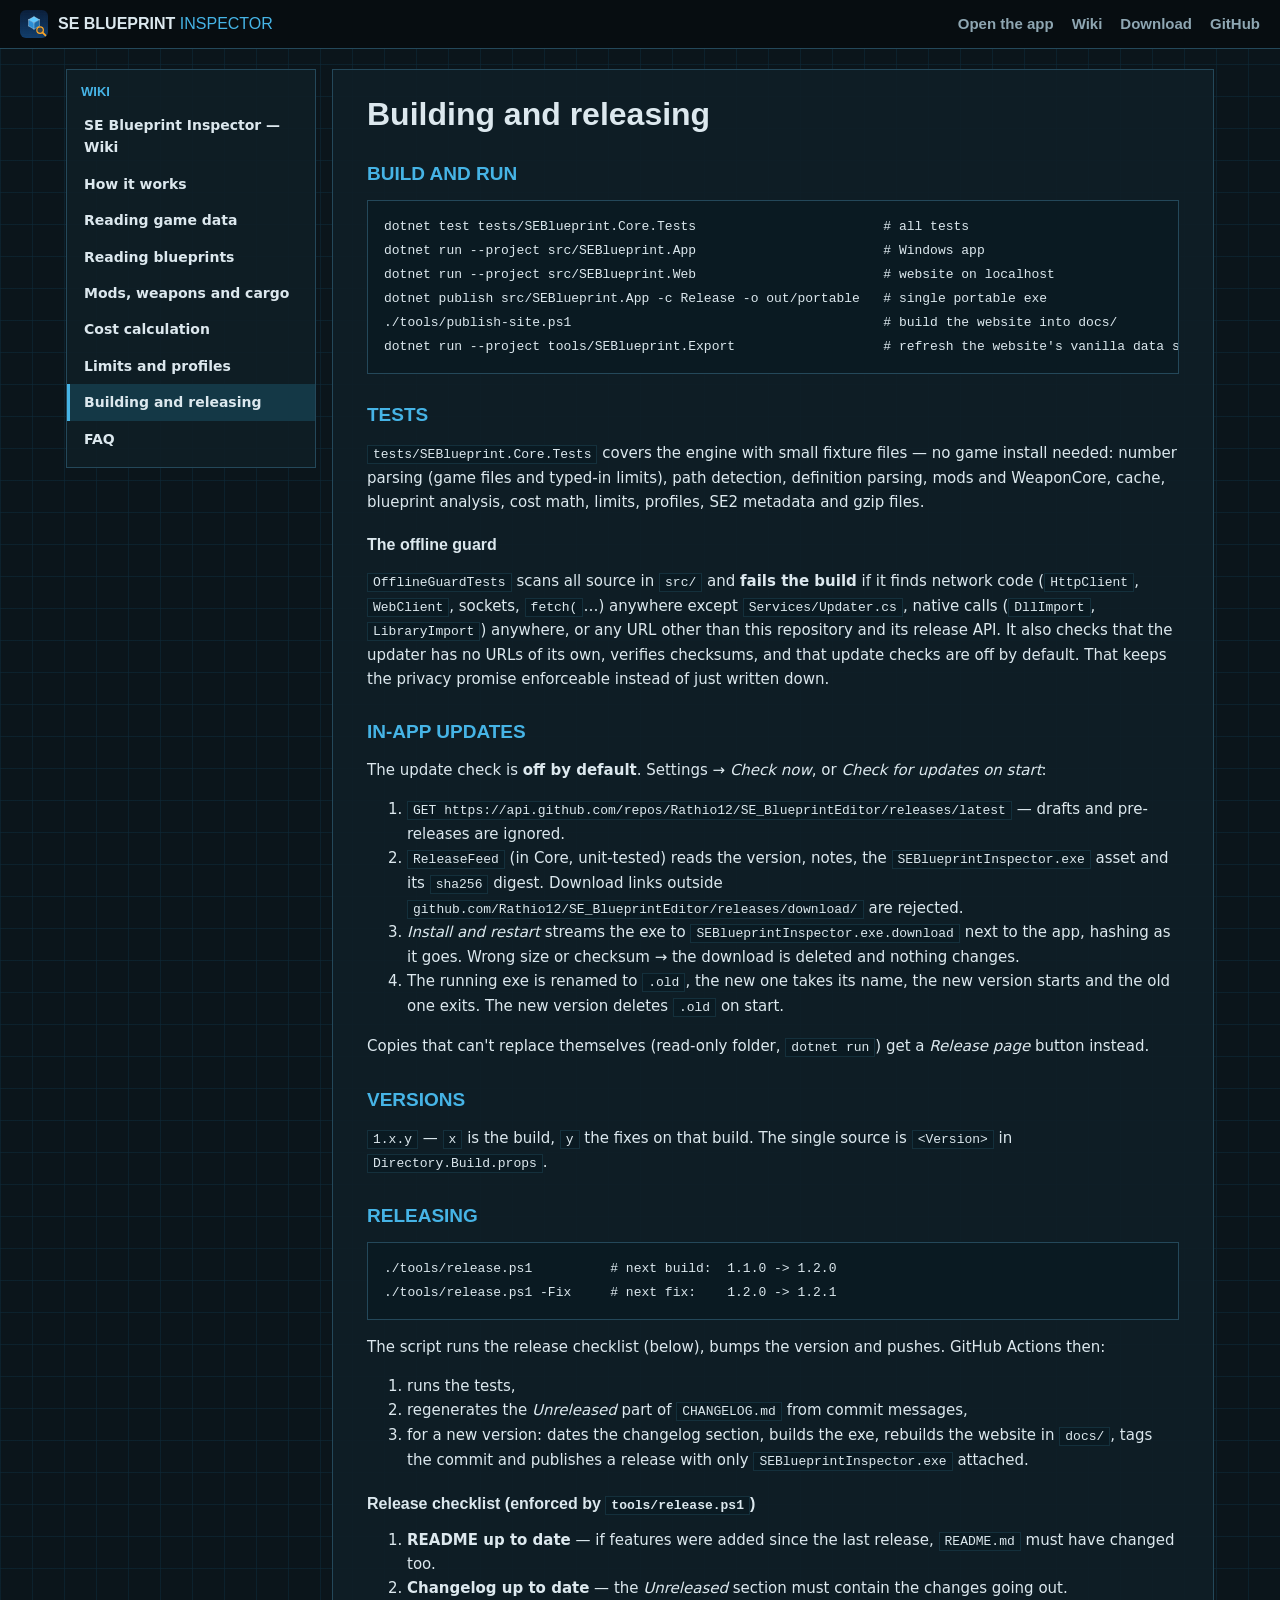
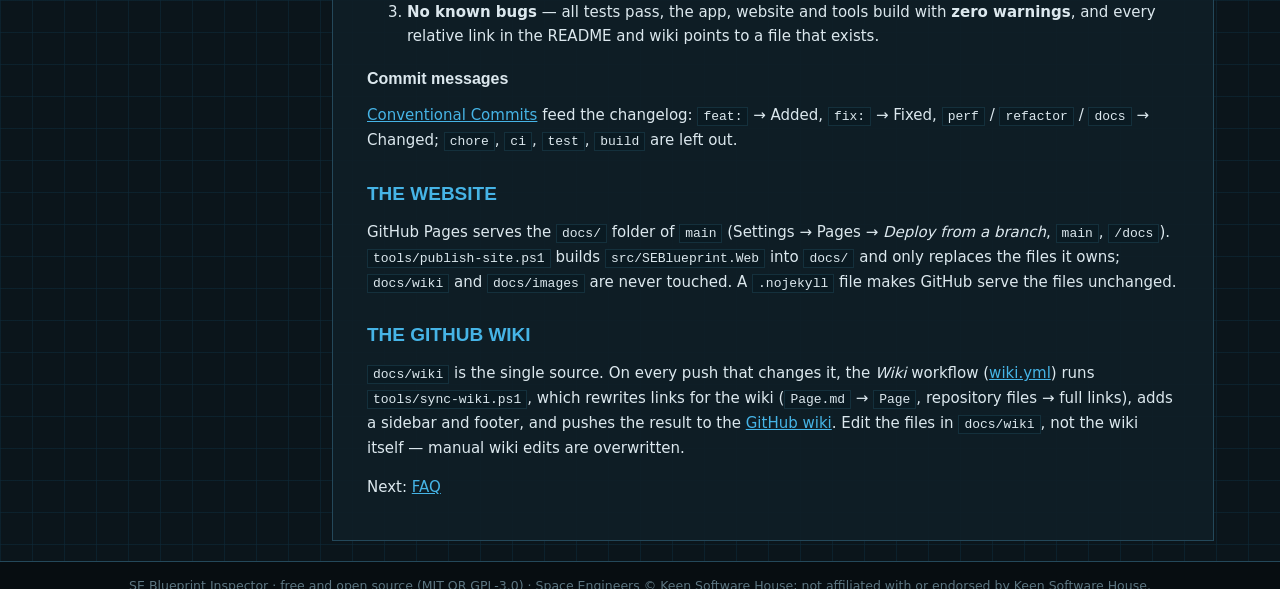
<file: docs/wiki/Building-and-Releasing.html>
<!DOCTYPE html>
<html lang="en">
<head>
  <meta charset="utf-8" />
  <meta name="viewport" content="width=device-width, initial-scale=1.0" />
  <title>Building and releasing — SE Blueprint Inspector Wiki</title>
  <meta name="description" content="tests/SEBlueprint.Core.Tests covers the engine with small fixture files — no game install needed: number parsing (game files and typed-in limits), path det…" />
  <link rel="canonical" href="https://rathio12.github.io/SE_BlueprintEditor/wiki/Building-and-Releasing.html" />
  <meta property="og:type" content="article" />
  <meta property="og:site_name" content="SE Blueprint Inspector" />
  <meta property="og:title" content="Building and releasing — SE Blueprint Inspector Wiki" />
  <meta property="og:description" content="tests/SEBlueprint.Core.Tests covers the engine with small fixture files — no game install needed: number parsing (game files and typed-in limits), path det…" />
  <meta property="og:url" content="https://rathio12.github.io/SE_BlueprintEditor/wiki/Building-and-Releasing.html" />
  <meta property="og:image" content="https://rathio12.github.io/SE_BlueprintEditor/images/blueprints.png" />
  <meta name="twitter:card" content="summary_large_image" />
  <meta name="theme-color" content="#070D11" />
  <link rel="icon" type="image/png" href="../favicon.png" />
  <link rel="stylesheet" href="wiki.css" />
</head>
<body>
  <header class="top">
    <a class="logo" href="../"><img src="../app-icon.svg" width="28" height="28" alt="SE Blueprint Inspector logo" /><span>SE BLUEPRINT <b>INSPECTOR</b></span></a>
    <nav class="links" aria-label="Site">
      <a href="../">Open the app</a>
      <a href="../wiki/Home.html">Wiki</a>
      <a href="https://github.com/Rathio12/SE_BlueprintEditor/releases/latest">Download</a>
      <a href="https://github.com/Rathio12/SE_BlueprintEditor">GitHub</a>
    </nav>
  </header>
    <div class="layout">
      <nav class="side" aria-label="Wiki pages">
        <div class="side-title">WIKI</div>
        <a href="Home.html">SE Blueprint Inspector — Wiki</a>
        <a href="How-It-Works.html">How it works</a>
        <a href="Reading-Game-Data.html">Reading game data</a>
        <a href="Reading-Blueprints.html">Reading blueprints</a>
        <a href="Mods-Weapons-and-Cargo.html">Mods, weapons and cargo</a>
        <a href="Cost-Calculation.html">Cost calculation</a>
        <a href="Limits-and-Profiles.html">Limits and profiles</a>
        <a href="Building-and-Releasing.html" class="sel" aria-current="page">Building and releasing</a>
        <a href="FAQ.html">FAQ</a>
      </nav>
      <main class="article">
        <article>
<h1 id="building-and-releasing">Building and releasing</h1>
<h2 id="build-and-run">Build and run</h2>
<pre><code class="language-powershell">dotnet test tests/SEBlueprint.Core.Tests                        # all tests
dotnet run --project src/SEBlueprint.App                        # Windows app
dotnet run --project src/SEBlueprint.Web                        # website on localhost
dotnet publish src/SEBlueprint.App -c Release -o out/portable   # single portable exe
./tools/publish-site.ps1                                        # build the website into docs/
dotnet run --project tools/SEBlueprint.Export                   # refresh the website's vanilla data snapshot
</code></pre>
<h2 id="tests">Tests</h2>
<p><code>tests/SEBlueprint.Core.Tests</code> covers the engine with small fixture files — no game install needed:
number parsing (game files and typed-in limits), path detection, definition parsing, mods and WeaponCore, cache, blueprint analysis, cost math,
limits, profiles, SE2 metadata and gzip files.</p>
<h3 id="the-offline-guard">The offline guard</h3>
<p><code>OfflineGuardTests</code> scans all source in <code>src/</code> and <strong>fails the build</strong> if it finds network code
(<code>HttpClient</code>, <code>WebClient</code>, sockets, <code>fetch(</code>…) anywhere except <code>Services/Updater.cs</code>, native calls
(<code>DllImport</code>, <code>LibraryImport</code>) anywhere, or any URL other than this repository and its release API. It also checks that
the updater has no URLs of its own, verifies checksums, and that update checks are off by default. That keeps the
privacy promise enforceable instead of just written down.</p>
<h2 id="in-app-updates">In-app updates</h2>
<p>The update check is <strong>off by default</strong>. Settings → <em>Check now</em>, or <em>Check for updates on start</em>:</p>
<ol>
<li><code>GET https://api.github.com/repos/Rathio12/SE_BlueprintEditor/releases/latest</code> — drafts and pre-releases are ignored.</li>
<li><code>ReleaseFeed</code> (in Core, unit-tested) reads the version, notes, the <code>SEBlueprintInspector.exe</code> asset and its
<code>sha256</code> digest. Download links outside <code>github.com/Rathio12/SE_BlueprintEditor/releases/download/</code> are rejected.</li>
<li><em>Install and restart</em> streams the exe to <code>SEBlueprintInspector.exe.download</code> next to the app, hashing as it goes.
Wrong size or checksum → the download is deleted and nothing changes.</li>
<li>The running exe is renamed to <code>.old</code>, the new one takes its name, the new version starts and the old one exits.
The new version deletes <code>.old</code> on start.</li>
</ol>
<p>Copies that can't replace themselves (read-only folder, <code>dotnet run</code>) get a <em>Release page</em> button instead.</p>
<h2 id="versions">Versions</h2>
<p><code>1.x.y</code> — <code>x</code> is the build, <code>y</code> the fixes on that build. The single source is <code>&lt;Version&gt;</code> in <code>Directory.Build.props</code>.</p>
<h2 id="releasing">Releasing</h2>
<pre><code class="language-powershell">./tools/release.ps1          # next build:  1.1.0 -&gt; 1.2.0
./tools/release.ps1 -Fix     # next fix:    1.2.0 -&gt; 1.2.1
</code></pre>
<p>The script runs the release checklist (below), bumps the version and pushes. GitHub Actions then:</p>
<ol>
<li>runs the tests,</li>
<li>regenerates the <em>Unreleased</em> part of <code>CHANGELOG.md</code> from commit messages,</li>
<li>for a new version: dates the changelog section, builds the exe, rebuilds the website in <code>docs/</code>,
tags the commit and publishes a release with only <code>SEBlueprintInspector.exe</code> attached.</li>
</ol>
<h3 id="release-checklist-enforced-by-toolsrelease.ps1">Release checklist (enforced by <code>tools/release.ps1</code>)</h3>
<ol>
<li><strong>README up to date</strong> — if features were added since the last release, <code>README.md</code> must have changed too.</li>
<li><strong>Changelog up to date</strong> — the <em>Unreleased</em> section must contain the changes going out.</li>
<li><strong>No known bugs</strong> — all tests pass, the app, website and tools build with <strong>zero warnings</strong>, and every
relative link in the README and wiki points to a file that exists.</li>
</ol>
<h3 id="commit-messages">Commit messages</h3>
<p><a href="https://www.conventionalcommits.org/">Conventional Commits</a> feed the changelog:
<code>feat:</code> → Added, <code>fix:</code> → Fixed, <code>perf</code> / <code>refactor</code> / <code>docs</code> → Changed; <code>chore</code>, <code>ci</code>, <code>test</code>, <code>build</code> are left out.</p>
<h2 id="the-website">The website</h2>
<p>GitHub Pages serves the <code>docs/</code> folder of <code>main</code> (Settings → Pages → <em>Deploy from a branch</em>, <code>main</code>, <code>/docs</code>).
<code>tools/publish-site.ps1</code> builds <code>src/SEBlueprint.Web</code> into <code>docs/</code> and only replaces the files it owns;
<code>docs/wiki</code> and <code>docs/images</code> are never touched. A <code>.nojekyll</code> file makes GitHub serve the files unchanged.</p>
<h2 id="the-github-wiki">The GitHub wiki</h2>
<p><code>docs/wiki</code> is the single source. On every push that changes it, the <em>Wiki</em> workflow
(<a href="https://github.com/Rathio12/SE_BlueprintEditor/blob/main/.github/workflows/wiki.yml">wiki.yml</a>) runs
<code>tools/sync-wiki.ps1</code>, which rewrites links for the wiki (<code>Page.md</code> → <code>Page</code>, repository files → full links), adds a
sidebar and footer, and pushes the result to the <a href="https://github.com/Rathio12/SE_BlueprintEditor/wiki">GitHub wiki</a>.
Edit the files in <code>docs/wiki</code>, not the wiki itself — manual wiki edits are overwritten.</p>
<p>Next: <a href="FAQ.html">FAQ</a></p>

        </article>
      </main>
    </div>
  <footer class="foot">
    SE Blueprint Inspector · free and open source (MIT OR GPL-3.0) · Space Engineers © Keen Software House; not affiliated with or endorsed by Keen Software House.
  </footer>
</body>
</html>
</file>
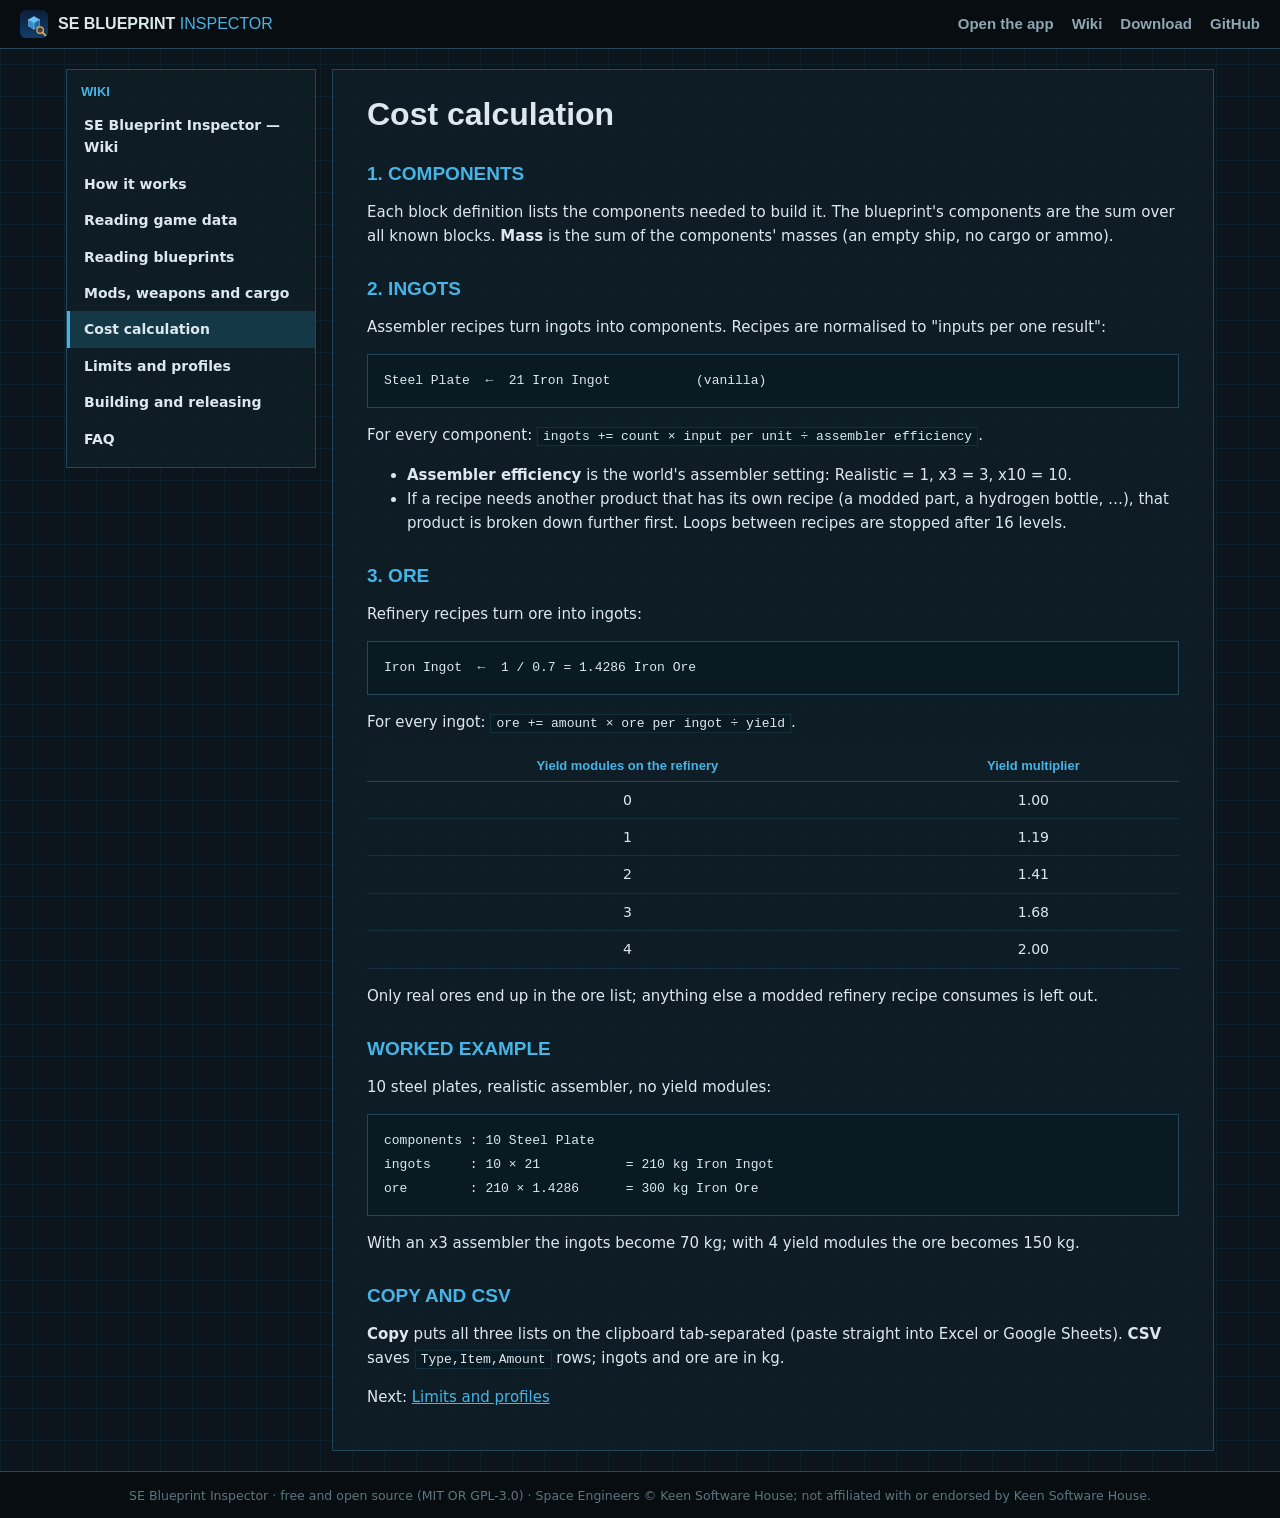
<file: docs/wiki/Cost-Calculation.html>
<!DOCTYPE html>
<html lang="en">
<head>
  <meta charset="utf-8" />
  <meta name="viewport" content="width=device-width, initial-scale=1.0" />
  <title>Cost calculation — SE Blueprint Inspector Wiki</title>
  <meta name="description" content="Each block definition lists the components needed to build it. The blueprint&#39;s components are the sum over all known blocks. Mass is the sum of the compone…" />
  <link rel="canonical" href="https://rathio12.github.io/SE_BlueprintEditor/wiki/Cost-Calculation.html" />
  <meta property="og:type" content="article" />
  <meta property="og:site_name" content="SE Blueprint Inspector" />
  <meta property="og:title" content="Cost calculation — SE Blueprint Inspector Wiki" />
  <meta property="og:description" content="Each block definition lists the components needed to build it. The blueprint&#39;s components are the sum over all known blocks. Mass is the sum of the compone…" />
  <meta property="og:url" content="https://rathio12.github.io/SE_BlueprintEditor/wiki/Cost-Calculation.html" />
  <meta property="og:image" content="https://rathio12.github.io/SE_BlueprintEditor/images/blueprints.png" />
  <meta name="twitter:card" content="summary_large_image" />
  <meta name="theme-color" content="#070D11" />
  <link rel="icon" type="image/png" href="../favicon.png" />
  <link rel="stylesheet" href="wiki.css" />
</head>
<body>
  <header class="top">
    <a class="logo" href="../"><img src="../app-icon.svg" width="28" height="28" alt="SE Blueprint Inspector logo" /><span>SE BLUEPRINT <b>INSPECTOR</b></span></a>
    <nav class="links" aria-label="Site">
      <a href="../">Open the app</a>
      <a href="../wiki/Home.html">Wiki</a>
      <a href="https://github.com/Rathio12/SE_BlueprintEditor/releases/latest">Download</a>
      <a href="https://github.com/Rathio12/SE_BlueprintEditor">GitHub</a>
    </nav>
  </header>
    <div class="layout">
      <nav class="side" aria-label="Wiki pages">
        <div class="side-title">WIKI</div>
        <a href="Home.html">SE Blueprint Inspector — Wiki</a>
        <a href="How-It-Works.html">How it works</a>
        <a href="Reading-Game-Data.html">Reading game data</a>
        <a href="Reading-Blueprints.html">Reading blueprints</a>
        <a href="Mods-Weapons-and-Cargo.html">Mods, weapons and cargo</a>
        <a href="Cost-Calculation.html" class="sel" aria-current="page">Cost calculation</a>
        <a href="Limits-and-Profiles.html">Limits and profiles</a>
        <a href="Building-and-Releasing.html">Building and releasing</a>
        <a href="FAQ.html">FAQ</a>
      </nav>
      <main class="article">
        <article>
<h1 id="cost-calculation">Cost calculation</h1>
<h2 id="components">1. Components</h2>
<p>Each block definition lists the components needed to build it. The blueprint's components are the sum over all
known blocks. <strong>Mass</strong> is the sum of the components' masses (an empty ship, no cargo or ammo).</p>
<h2 id="ingots">2. Ingots</h2>
<p>Assembler recipes turn ingots into components. Recipes are normalised to &quot;inputs per one result&quot;:</p>
<pre><code class="language-text">Steel Plate  ←  21 Iron Ingot           (vanilla)
</code></pre>
<p>For every component: <code>ingots += count × input per unit ÷ assembler efficiency</code>.</p>
<ul>
<li><strong>Assembler efficiency</strong> is the world's assembler setting: Realistic = 1, x3 = 3, x10 = 10.</li>
<li>If a recipe needs another product that has its own recipe (a modded part, a hydrogen bottle, …), that product is
broken down further first. Loops between recipes are stopped after 16 levels.</li>
</ul>
<h2 id="ore">3. Ore</h2>
<p>Refinery recipes turn ore into ingots:</p>
<pre><code class="language-text">Iron Ingot  ←  1 / 0.7 = 1.4286 Iron Ore
</code></pre>
<p>For every ingot: <code>ore += amount × ore per ingot ÷ yield</code>.</p>
<table>
<thead>
<tr>
<th style="text-align: center;">Yield modules on the refinery</th>
<th style="text-align: center;">Yield multiplier</th>
</tr>
</thead>
<tbody>
<tr>
<td style="text-align: center;">0</td>
<td style="text-align: center;">1.00</td>
</tr>
<tr>
<td style="text-align: center;">1</td>
<td style="text-align: center;">1.19</td>
</tr>
<tr>
<td style="text-align: center;">2</td>
<td style="text-align: center;">1.41</td>
</tr>
<tr>
<td style="text-align: center;">3</td>
<td style="text-align: center;">1.68</td>
</tr>
<tr>
<td style="text-align: center;">4</td>
<td style="text-align: center;">2.00</td>
</tr>
</tbody>
</table>
<p>Only real ores end up in the ore list; anything else a modded refinery recipe consumes is left out.</p>
<h2 id="worked-example">Worked example</h2>
<p>10 steel plates, realistic assembler, no yield modules:</p>
<pre><code class="language-text">components : 10 Steel Plate
ingots     : 10 × 21           = 210 kg Iron Ingot
ore        : 210 × 1.4286      = 300 kg Iron Ore
</code></pre>
<p>With an x3 assembler the ingots become 70 kg; with 4 yield modules the ore becomes 150 kg.</p>
<h2 id="copy-and-csv">Copy and CSV</h2>
<p><strong>Copy</strong> puts all three lists on the clipboard tab-separated (paste straight into Excel or Google Sheets).
<strong>CSV</strong> saves <code>Type,Item,Amount</code> rows; ingots and ore are in kg.</p>
<p>Next: <a href="Limits-and-Profiles.html">Limits and profiles</a></p>

        </article>
      </main>
    </div>
  <footer class="foot">
    SE Blueprint Inspector · free and open source (MIT OR GPL-3.0) · Space Engineers © Keen Software House; not affiliated with or endorsed by Keen Software House.
  </footer>
</body>
</html>
</file>
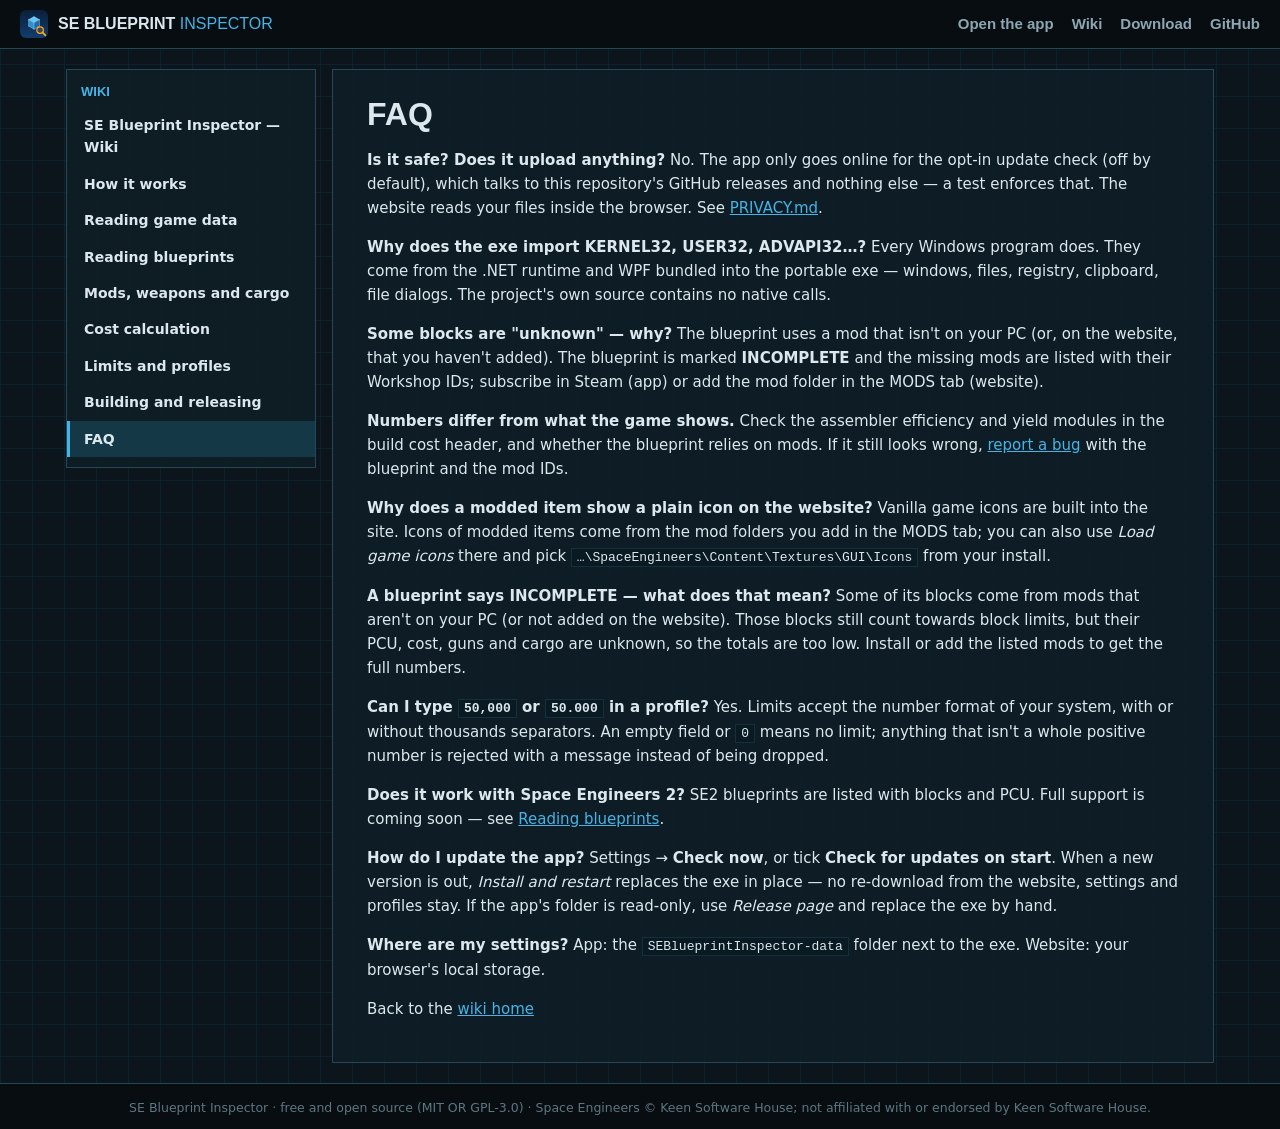
<file: docs/wiki/FAQ.html>
<!DOCTYPE html>
<html lang="en">
<head>
  <meta charset="utf-8" />
  <meta name="viewport" content="width=device-width, initial-scale=1.0" />
  <title>FAQ — SE Blueprint Inspector Wiki</title>
  <meta name="description" content="Back to the wiki home" />
  <link rel="canonical" href="https://rathio12.github.io/SE_BlueprintEditor/wiki/FAQ.html" />
  <meta property="og:type" content="article" />
  <meta property="og:site_name" content="SE Blueprint Inspector" />
  <meta property="og:title" content="FAQ — SE Blueprint Inspector Wiki" />
  <meta property="og:description" content="Back to the wiki home" />
  <meta property="og:url" content="https://rathio12.github.io/SE_BlueprintEditor/wiki/FAQ.html" />
  <meta property="og:image" content="https://rathio12.github.io/SE_BlueprintEditor/images/blueprints.png" />
  <meta name="twitter:card" content="summary_large_image" />
  <meta name="theme-color" content="#070D11" />
  <link rel="icon" type="image/png" href="../favicon.png" />
  <link rel="stylesheet" href="wiki.css" />
</head>
<body>
  <header class="top">
    <a class="logo" href="../"><img src="../app-icon.svg" width="28" height="28" alt="SE Blueprint Inspector logo" /><span>SE BLUEPRINT <b>INSPECTOR</b></span></a>
    <nav class="links" aria-label="Site">
      <a href="../">Open the app</a>
      <a href="../wiki/Home.html">Wiki</a>
      <a href="https://github.com/Rathio12/SE_BlueprintEditor/releases/latest">Download</a>
      <a href="https://github.com/Rathio12/SE_BlueprintEditor">GitHub</a>
    </nav>
  </header>
    <div class="layout">
      <nav class="side" aria-label="Wiki pages">
        <div class="side-title">WIKI</div>
        <a href="Home.html">SE Blueprint Inspector — Wiki</a>
        <a href="How-It-Works.html">How it works</a>
        <a href="Reading-Game-Data.html">Reading game data</a>
        <a href="Reading-Blueprints.html">Reading blueprints</a>
        <a href="Mods-Weapons-and-Cargo.html">Mods, weapons and cargo</a>
        <a href="Cost-Calculation.html">Cost calculation</a>
        <a href="Limits-and-Profiles.html">Limits and profiles</a>
        <a href="Building-and-Releasing.html">Building and releasing</a>
        <a href="FAQ.html" class="sel" aria-current="page">FAQ</a>
      </nav>
      <main class="article">
        <article>
<h1 id="faq">FAQ</h1>
<p><strong>Is it safe? Does it upload anything?</strong>
No. The app only goes online for the opt-in update check (off by default), which talks to this repository's GitHub
releases and nothing else — a test enforces that. The website reads your files inside the browser.
See <a href="https://github.com/Rathio12/SE_BlueprintEditor/blob/main/PRIVACY.md">PRIVACY.md</a>.</p>
<p><strong>Why does the exe import KERNEL32, USER32, ADVAPI32…?</strong>
Every Windows program does. They come from the .NET runtime and WPF bundled into the portable exe — windows,
files, registry, clipboard, file dialogs. The project's own source contains no native calls.</p>
<p><strong>Some blocks are &quot;unknown&quot; — why?</strong>
The blueprint uses a mod that isn't on your PC (or, on the website, that you haven't added). The blueprint is
marked <strong>INCOMPLETE</strong> and the missing mods are listed with their Workshop IDs; subscribe in Steam (app) or add the mod folder in the MODS tab (website).</p>
<p><strong>Numbers differ from what the game shows.</strong>
Check the assembler efficiency and yield modules in the build cost header, and whether the blueprint relies on
mods. If it still looks wrong, <a href="https://github.com/Rathio12/SE_BlueprintEditor/issues/new/choose">report a bug</a>
with the blueprint and the mod IDs.</p>
<p><strong>Why does a modded item show a plain icon on the website?</strong>
Vanilla game icons are built into the site. Icons of modded items come from the mod folders you add in the MODS tab;
you can also use <em>Load game icons</em> there and pick <code>…\SpaceEngineers\Content\Textures\GUI\Icons</code> from your install.</p>
<p><strong>A blueprint says INCOMPLETE — what does that mean?</strong>
Some of its blocks come from mods that aren't on your PC (or not added on the website). Those blocks still count
towards block limits, but their PCU, cost, guns and cargo are unknown, so the totals are too low. Install or add the
listed mods to get the full numbers.</p>
<p><strong>Can I type <code>50,000</code> or <code>50.000</code> in a profile?</strong>
Yes. Limits accept the number format of your system, with or without thousands separators. An empty field or <code>0</code>
means no limit; anything that isn't a whole positive number is rejected with a message instead of being dropped.</p>
<p><strong>Does it work with Space Engineers 2?</strong>
SE2 blueprints are listed with blocks and PCU. Full support is coming soon — see
<a href="Reading-Blueprints.html#space-engineers-2-blueprints">Reading blueprints</a>.</p>
<p><strong>How do I update the app?</strong>
Settings → <strong>Check now</strong>, or tick <strong>Check for updates on start</strong>. When a new version is out, <em>Install and restart</em>
replaces the exe in place — no re-download from the website, settings and profiles stay. If the app's folder is
read-only, use <em>Release page</em> and replace the exe by hand.</p>
<p><strong>Where are my settings?</strong>
App: the <code>SEBlueprintInspector-data</code> folder next to the exe. Website: your browser's local storage.</p>
<p>Back to the <a href="Home.html">wiki home</a></p>

        </article>
      </main>
    </div>
  <footer class="foot">
    SE Blueprint Inspector · free and open source (MIT OR GPL-3.0) · Space Engineers © Keen Software House; not affiliated with or endorsed by Keen Software House.
  </footer>
</body>
</html>
</file>
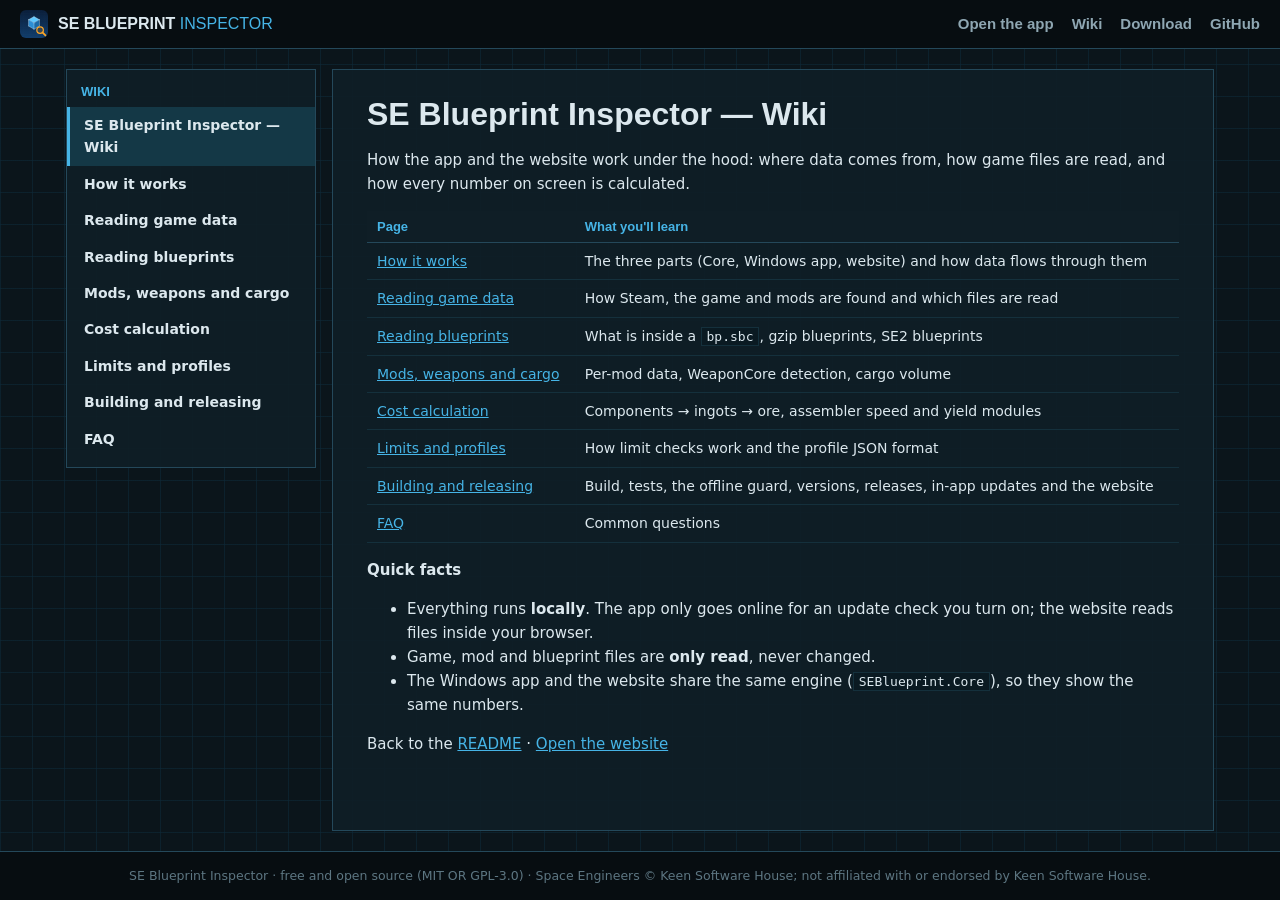
<file: docs/wiki/Home.html>
<!DOCTYPE html>
<html lang="en">
<head>
  <meta charset="utf-8" />
  <meta name="viewport" content="width=device-width, initial-scale=1.0" />
  <title>Wiki — SE Blueprint Inspector</title>
  <meta name="description" content="How the app and the website work under the hood: where data comes from, how game files are read, and how every number on screen is calculated." />
  <link rel="canonical" href="https://rathio12.github.io/SE_BlueprintEditor/wiki/Home.html" />
  <meta property="og:type" content="article" />
  <meta property="og:site_name" content="SE Blueprint Inspector" />
  <meta property="og:title" content="Wiki — SE Blueprint Inspector" />
  <meta property="og:description" content="How the app and the website work under the hood: where data comes from, how game files are read, and how every number on screen is calculated." />
  <meta property="og:url" content="https://rathio12.github.io/SE_BlueprintEditor/wiki/Home.html" />
  <meta property="og:image" content="https://rathio12.github.io/SE_BlueprintEditor/images/blueprints.png" />
  <meta name="twitter:card" content="summary_large_image" />
  <meta name="theme-color" content="#070D11" />
  <link rel="icon" type="image/png" href="../favicon.png" />
  <link rel="stylesheet" href="wiki.css" />
</head>
<body>
  <header class="top">
    <a class="logo" href="../"><img src="../app-icon.svg" width="28" height="28" alt="SE Blueprint Inspector logo" /><span>SE BLUEPRINT <b>INSPECTOR</b></span></a>
    <nav class="links" aria-label="Site">
      <a href="../">Open the app</a>
      <a href="../wiki/Home.html">Wiki</a>
      <a href="https://github.com/Rathio12/SE_BlueprintEditor/releases/latest">Download</a>
      <a href="https://github.com/Rathio12/SE_BlueprintEditor">GitHub</a>
    </nav>
  </header>
    <div class="layout">
      <nav class="side" aria-label="Wiki pages">
        <div class="side-title">WIKI</div>
        <a href="Home.html" class="sel" aria-current="page">SE Blueprint Inspector — Wiki</a>
        <a href="How-It-Works.html">How it works</a>
        <a href="Reading-Game-Data.html">Reading game data</a>
        <a href="Reading-Blueprints.html">Reading blueprints</a>
        <a href="Mods-Weapons-and-Cargo.html">Mods, weapons and cargo</a>
        <a href="Cost-Calculation.html">Cost calculation</a>
        <a href="Limits-and-Profiles.html">Limits and profiles</a>
        <a href="Building-and-Releasing.html">Building and releasing</a>
        <a href="FAQ.html">FAQ</a>
      </nav>
      <main class="article">
        <article>
<h1 id="se-blueprint-inspector-wiki">SE Blueprint Inspector — Wiki</h1>
<p>How the app and the website work under the hood: where data comes from, how game files are read,
and how every number on screen is calculated.</p>
<table>
<thead>
<tr>
<th style="text-align: left;">Page</th>
<th style="text-align: left;">What you'll learn</th>
</tr>
</thead>
<tbody>
<tr>
<td style="text-align: left;"><a href="How-It-Works.html">How it works</a></td>
<td style="text-align: left;">The three parts (Core, Windows app, website) and how data flows through them</td>
</tr>
<tr>
<td style="text-align: left;"><a href="Reading-Game-Data.html">Reading game data</a></td>
<td style="text-align: left;">How Steam, the game and mods are found and which files are read</td>
</tr>
<tr>
<td style="text-align: left;"><a href="Reading-Blueprints.html">Reading blueprints</a></td>
<td style="text-align: left;">What is inside a <code>bp.sbc</code>, gzip blueprints, SE2 blueprints</td>
</tr>
<tr>
<td style="text-align: left;"><a href="Mods-Weapons-and-Cargo.html">Mods, weapons and cargo</a></td>
<td style="text-align: left;">Per-mod data, WeaponCore detection, cargo volume</td>
</tr>
<tr>
<td style="text-align: left;"><a href="Cost-Calculation.html">Cost calculation</a></td>
<td style="text-align: left;">Components → ingots → ore, assembler speed and yield modules</td>
</tr>
<tr>
<td style="text-align: left;"><a href="Limits-and-Profiles.html">Limits and profiles</a></td>
<td style="text-align: left;">How limit checks work and the profile JSON format</td>
</tr>
<tr>
<td style="text-align: left;"><a href="Building-and-Releasing.html">Building and releasing</a></td>
<td style="text-align: left;">Build, tests, the offline guard, versions, releases, in-app updates and the website</td>
</tr>
<tr>
<td style="text-align: left;"><a href="FAQ.html">FAQ</a></td>
<td style="text-align: left;">Common questions</td>
</tr>
</tbody>
</table>
<p><strong>Quick facts</strong></p>
<ul>
<li>Everything runs <strong>locally</strong>. The app only goes online for an update check you turn on; the website reads files inside your browser.</li>
<li>Game, mod and blueprint files are <strong>only read</strong>, never changed.</li>
<li>The Windows app and the website share the same engine (<code>SEBlueprint.Core</code>), so they show the same numbers.</li>
</ul>
<p>Back to the <a href="https://github.com/Rathio12/SE_BlueprintEditor/blob/main/README.md">README</a> · <a href="https://rathio12.github.io/SE_BlueprintEditor/">Open the website</a></p>

        </article>
      </main>
    </div>
  <footer class="foot">
    SE Blueprint Inspector · free and open source (MIT OR GPL-3.0) · Space Engineers © Keen Software House; not affiliated with or endorsed by Keen Software House.
  </footer>
</body>
</html>
</file>
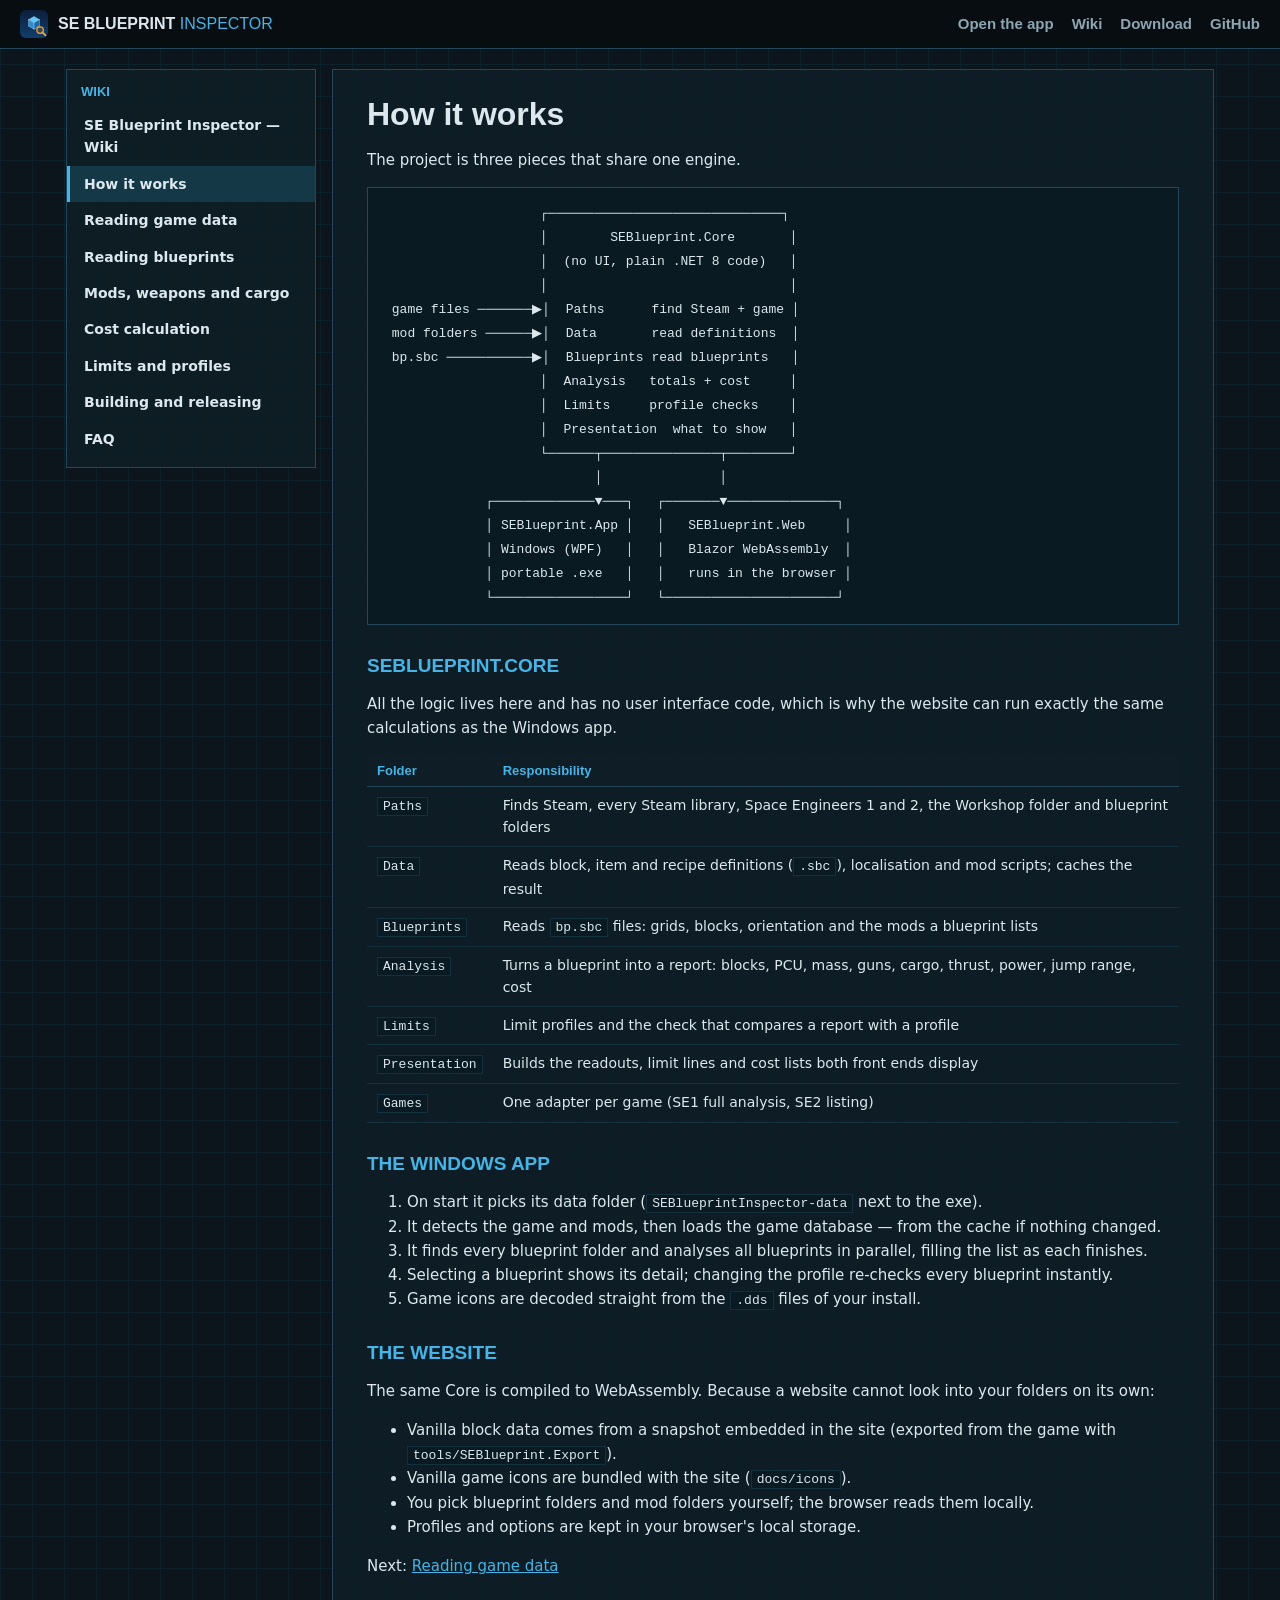
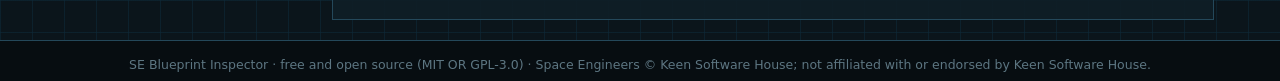
<file: docs/wiki/How-It-Works.html>
<!DOCTYPE html>
<html lang="en">
<head>
  <meta charset="utf-8" />
  <meta name="viewport" content="width=device-width, initial-scale=1.0" />
  <title>How it works — SE Blueprint Inspector Wiki</title>
  <meta name="description" content="The project is three pieces that share one engine." />
  <link rel="canonical" href="https://rathio12.github.io/SE_BlueprintEditor/wiki/How-It-Works.html" />
  <meta property="og:type" content="article" />
  <meta property="og:site_name" content="SE Blueprint Inspector" />
  <meta property="og:title" content="How it works — SE Blueprint Inspector Wiki" />
  <meta property="og:description" content="The project is three pieces that share one engine." />
  <meta property="og:url" content="https://rathio12.github.io/SE_BlueprintEditor/wiki/How-It-Works.html" />
  <meta property="og:image" content="https://rathio12.github.io/SE_BlueprintEditor/images/blueprints.png" />
  <meta name="twitter:card" content="summary_large_image" />
  <meta name="theme-color" content="#070D11" />
  <link rel="icon" type="image/png" href="../favicon.png" />
  <link rel="stylesheet" href="wiki.css" />
</head>
<body>
  <header class="top">
    <a class="logo" href="../"><img src="../app-icon.svg" width="28" height="28" alt="SE Blueprint Inspector logo" /><span>SE BLUEPRINT <b>INSPECTOR</b></span></a>
    <nav class="links" aria-label="Site">
      <a href="../">Open the app</a>
      <a href="../wiki/Home.html">Wiki</a>
      <a href="https://github.com/Rathio12/SE_BlueprintEditor/releases/latest">Download</a>
      <a href="https://github.com/Rathio12/SE_BlueprintEditor">GitHub</a>
    </nav>
  </header>
    <div class="layout">
      <nav class="side" aria-label="Wiki pages">
        <div class="side-title">WIKI</div>
        <a href="Home.html">SE Blueprint Inspector — Wiki</a>
        <a href="How-It-Works.html" class="sel" aria-current="page">How it works</a>
        <a href="Reading-Game-Data.html">Reading game data</a>
        <a href="Reading-Blueprints.html">Reading blueprints</a>
        <a href="Mods-Weapons-and-Cargo.html">Mods, weapons and cargo</a>
        <a href="Cost-Calculation.html">Cost calculation</a>
        <a href="Limits-and-Profiles.html">Limits and profiles</a>
        <a href="Building-and-Releasing.html">Building and releasing</a>
        <a href="FAQ.html">FAQ</a>
      </nav>
      <main class="article">
        <article>
<h1 id="how-it-works">How it works</h1>
<p>The project is three pieces that share one engine.</p>
<pre><code class="language-text">                    ┌──────────────────────────────┐
                    │        SEBlueprint.Core       │
                    │  (no UI, plain .NET 8 code)   │
                    │                               │
 game files ───────▶│  Paths      find Steam + game │
 mod folders ──────▶│  Data       read definitions  │
 bp.sbc ───────────▶│  Blueprints read blueprints   │
                    │  Analysis   totals + cost     │
                    │  Limits     profile checks    │
                    │  Presentation  what to show   │
                    └──────┬───────────────┬────────┘
                           │               │
             ┌─────────────▼───┐   ┌───────▼──────────────┐
             │ SEBlueprint.App │   │   SEBlueprint.Web     │
             │ Windows (WPF)   │   │   Blazor WebAssembly  │
             │ portable .exe   │   │   runs in the browser │
             └─────────────────┘   └──────────────────────┘
</code></pre>
<h2 id="seblueprint.core">SEBlueprint.Core</h2>
<p>All the logic lives here and has no user interface code, which is why the website can run exactly the
same calculations as the Windows app.</p>
<table>
<thead>
<tr>
<th style="text-align: left;">Folder</th>
<th style="text-align: left;">Responsibility</th>
</tr>
</thead>
<tbody>
<tr>
<td style="text-align: left;"><code>Paths</code></td>
<td style="text-align: left;">Finds Steam, every Steam library, Space Engineers 1 and 2, the Workshop folder and blueprint folders</td>
</tr>
<tr>
<td style="text-align: left;"><code>Data</code></td>
<td style="text-align: left;">Reads block, item and recipe definitions (<code>.sbc</code>), localisation and mod scripts; caches the result</td>
</tr>
<tr>
<td style="text-align: left;"><code>Blueprints</code></td>
<td style="text-align: left;">Reads <code>bp.sbc</code> files: grids, blocks, orientation and the mods a blueprint lists</td>
</tr>
<tr>
<td style="text-align: left;"><code>Analysis</code></td>
<td style="text-align: left;">Turns a blueprint into a report: blocks, PCU, mass, guns, cargo, thrust, power, jump range, cost</td>
</tr>
<tr>
<td style="text-align: left;"><code>Limits</code></td>
<td style="text-align: left;">Limit profiles and the check that compares a report with a profile</td>
</tr>
<tr>
<td style="text-align: left;"><code>Presentation</code></td>
<td style="text-align: left;">Builds the readouts, limit lines and cost lists both front ends display</td>
</tr>
<tr>
<td style="text-align: left;"><code>Games</code></td>
<td style="text-align: left;">One adapter per game (SE1 full analysis, SE2 listing)</td>
</tr>
</tbody>
</table>
<h2 id="the-windows-app">The Windows app</h2>
<ol>
<li>On start it picks its data folder (<code>SEBlueprintInspector-data</code> next to the exe).</li>
<li>It detects the game and mods, then loads the game database — from the cache if nothing changed.</li>
<li>It finds every blueprint folder and analyses all blueprints in parallel, filling the list as each finishes.</li>
<li>Selecting a blueprint shows its detail; changing the profile re-checks every blueprint instantly.</li>
<li>Game icons are decoded straight from the <code>.dds</code> files of your install.</li>
</ol>
<h2 id="the-website">The website</h2>
<p>The same Core is compiled to WebAssembly. Because a website cannot look into your folders on its own:</p>
<ul>
<li>Vanilla block data comes from a snapshot embedded in the site (exported from the game with <code>tools/SEBlueprint.Export</code>).</li>
<li>Vanilla game icons are bundled with the site (<code>docs/icons</code>).</li>
<li>You pick blueprint folders and mod folders yourself; the browser reads them locally.</li>
<li>Profiles and options are kept in your browser's local storage.</li>
</ul>
<p>Next: <a href="Reading-Game-Data.html">Reading game data</a></p>

        </article>
      </main>
    </div>
  <footer class="foot">
    SE Blueprint Inspector · free and open source (MIT OR GPL-3.0) · Space Engineers © Keen Software House; not affiliated with or endorsed by Keen Software House.
  </footer>
</body>
</html>
</file>
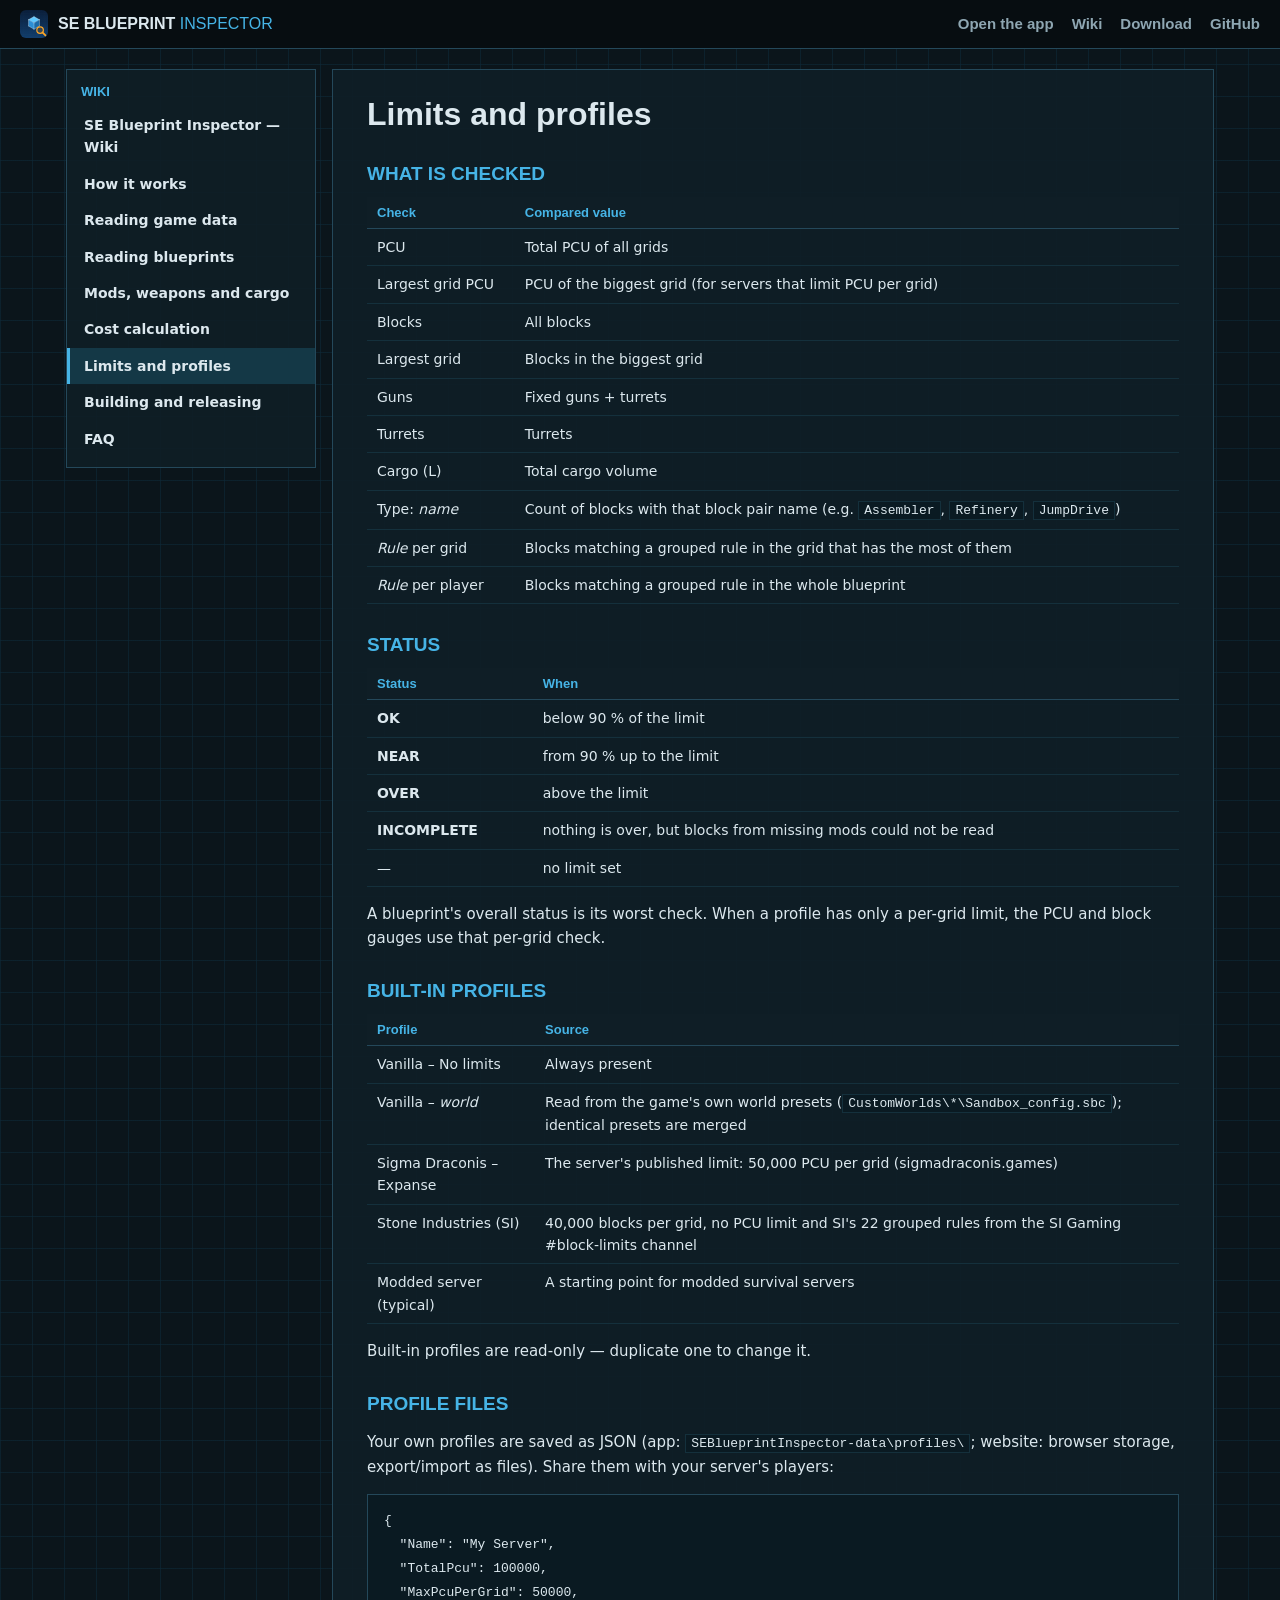
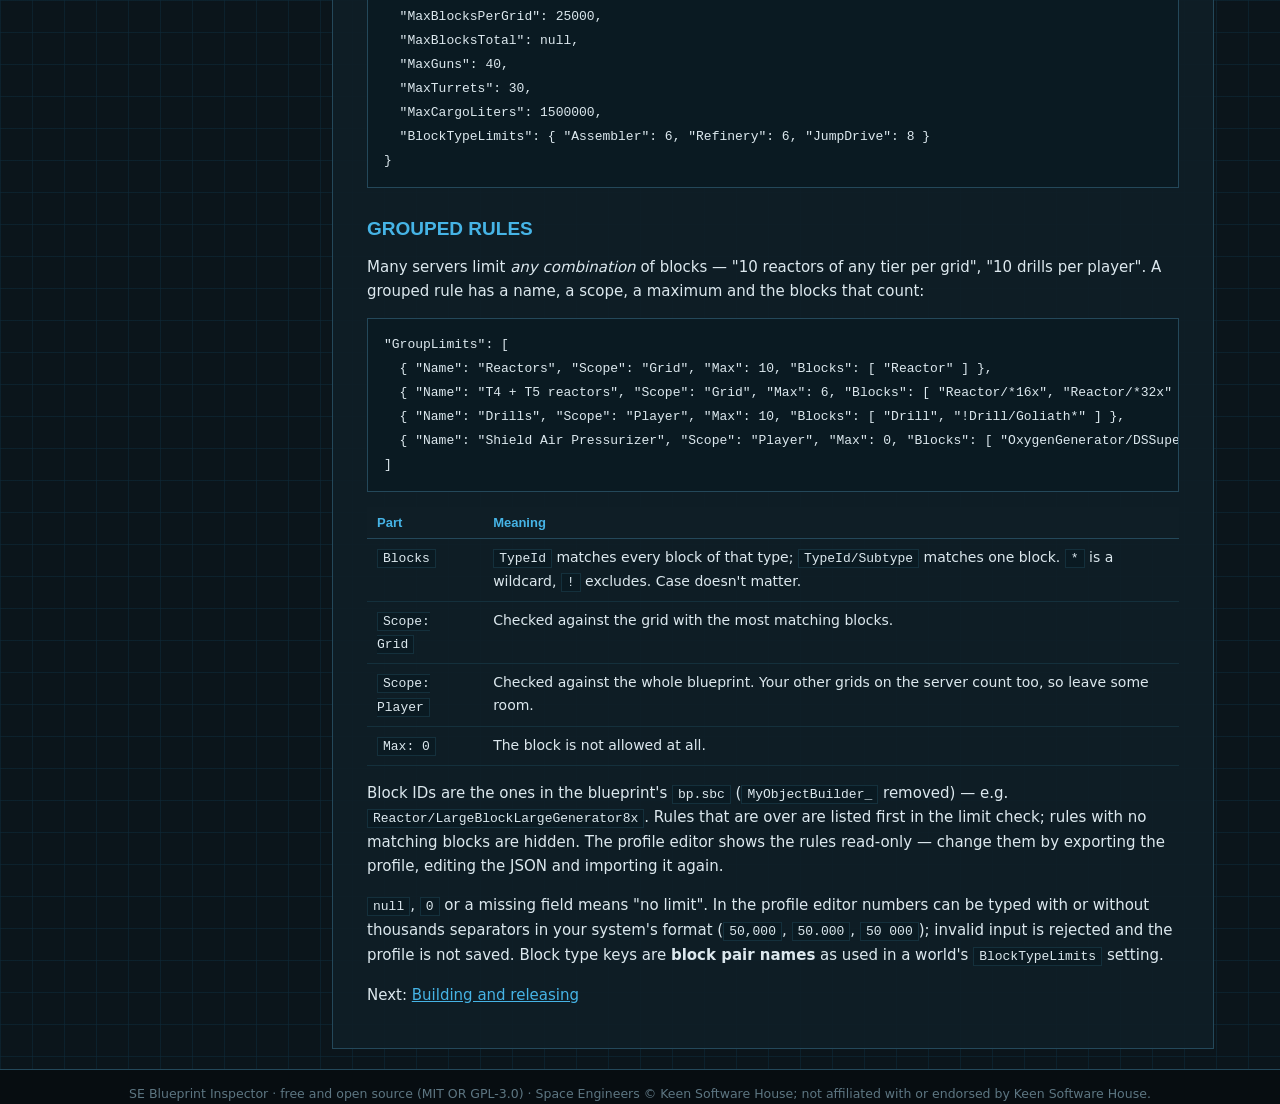
<file: docs/wiki/Limits-and-Profiles.html>
<!DOCTYPE html>
<html lang="en">
<head>
  <meta charset="utf-8" />
  <meta name="viewport" content="width=device-width, initial-scale=1.0" />
  <title>Limits and profiles — SE Blueprint Inspector Wiki</title>
  <meta name="description" content="A blueprint&#39;s overall status is its worst check. When a profile has only a per-grid limit, the PCU and block gauges use that per-grid check." />
  <link rel="canonical" href="https://rathio12.github.io/SE_BlueprintEditor/wiki/Limits-and-Profiles.html" />
  <meta property="og:type" content="article" />
  <meta property="og:site_name" content="SE Blueprint Inspector" />
  <meta property="og:title" content="Limits and profiles — SE Blueprint Inspector Wiki" />
  <meta property="og:description" content="A blueprint&#39;s overall status is its worst check. When a profile has only a per-grid limit, the PCU and block gauges use that per-grid check." />
  <meta property="og:url" content="https://rathio12.github.io/SE_BlueprintEditor/wiki/Limits-and-Profiles.html" />
  <meta property="og:image" content="https://rathio12.github.io/SE_BlueprintEditor/images/blueprints.png" />
  <meta name="twitter:card" content="summary_large_image" />
  <meta name="theme-color" content="#070D11" />
  <link rel="icon" type="image/png" href="../favicon.png" />
  <link rel="stylesheet" href="wiki.css" />
</head>
<body>
  <header class="top">
    <a class="logo" href="../"><img src="../app-icon.svg" width="28" height="28" alt="SE Blueprint Inspector logo" /><span>SE BLUEPRINT <b>INSPECTOR</b></span></a>
    <nav class="links" aria-label="Site">
      <a href="../">Open the app</a>
      <a href="../wiki/Home.html">Wiki</a>
      <a href="https://github.com/Rathio12/SE_BlueprintEditor/releases/latest">Download</a>
      <a href="https://github.com/Rathio12/SE_BlueprintEditor">GitHub</a>
    </nav>
  </header>
    <div class="layout">
      <nav class="side" aria-label="Wiki pages">
        <div class="side-title">WIKI</div>
        <a href="Home.html">SE Blueprint Inspector — Wiki</a>
        <a href="How-It-Works.html">How it works</a>
        <a href="Reading-Game-Data.html">Reading game data</a>
        <a href="Reading-Blueprints.html">Reading blueprints</a>
        <a href="Mods-Weapons-and-Cargo.html">Mods, weapons and cargo</a>
        <a href="Cost-Calculation.html">Cost calculation</a>
        <a href="Limits-and-Profiles.html" class="sel" aria-current="page">Limits and profiles</a>
        <a href="Building-and-Releasing.html">Building and releasing</a>
        <a href="FAQ.html">FAQ</a>
      </nav>
      <main class="article">
        <article>
<h1 id="limits-and-profiles">Limits and profiles</h1>
<h2 id="what-is-checked">What is checked</h2>
<table>
<thead>
<tr>
<th style="text-align: left;">Check</th>
<th style="text-align: left;">Compared value</th>
</tr>
</thead>
<tbody>
<tr>
<td style="text-align: left;">PCU</td>
<td style="text-align: left;">Total PCU of all grids</td>
</tr>
<tr>
<td style="text-align: left;">Largest grid PCU</td>
<td style="text-align: left;">PCU of the biggest grid (for servers that limit PCU per grid)</td>
</tr>
<tr>
<td style="text-align: left;">Blocks</td>
<td style="text-align: left;">All blocks</td>
</tr>
<tr>
<td style="text-align: left;">Largest grid</td>
<td style="text-align: left;">Blocks in the biggest grid</td>
</tr>
<tr>
<td style="text-align: left;">Guns</td>
<td style="text-align: left;">Fixed guns + turrets</td>
</tr>
<tr>
<td style="text-align: left;">Turrets</td>
<td style="text-align: left;">Turrets</td>
</tr>
<tr>
<td style="text-align: left;">Cargo (L)</td>
<td style="text-align: left;">Total cargo volume</td>
</tr>
<tr>
<td style="text-align: left;">Type: <em>name</em></td>
<td style="text-align: left;">Count of blocks with that block pair name (e.g. <code>Assembler</code>, <code>Refinery</code>, <code>JumpDrive</code>)</td>
</tr>
<tr>
<td style="text-align: left;"><em>Rule</em> per grid</td>
<td style="text-align: left;">Blocks matching a grouped rule in the grid that has the most of them</td>
</tr>
<tr>
<td style="text-align: left;"><em>Rule</em> per player</td>
<td style="text-align: left;">Blocks matching a grouped rule in the whole blueprint</td>
</tr>
</tbody>
</table>
<h2 id="status">Status</h2>
<table>
<thead>
<tr>
<th style="text-align: left;">Status</th>
<th style="text-align: left;">When</th>
</tr>
</thead>
<tbody>
<tr>
<td style="text-align: left;"><strong>OK</strong></td>
<td style="text-align: left;">below 90 % of the limit</td>
</tr>
<tr>
<td style="text-align: left;"><strong>NEAR</strong></td>
<td style="text-align: left;">from 90 % up to the limit</td>
</tr>
<tr>
<td style="text-align: left;"><strong>OVER</strong></td>
<td style="text-align: left;">above the limit</td>
</tr>
<tr>
<td style="text-align: left;"><strong>INCOMPLETE</strong></td>
<td style="text-align: left;">nothing is over, but blocks from missing mods could not be read</td>
</tr>
<tr>
<td style="text-align: left;">—</td>
<td style="text-align: left;">no limit set</td>
</tr>
</tbody>
</table>
<p>A blueprint's overall status is its worst check. When a profile has only a per-grid limit, the PCU and block gauges
use that per-grid check.</p>
<h2 id="built-in-profiles">Built-in profiles</h2>
<table>
<thead>
<tr>
<th style="text-align: left;">Profile</th>
<th style="text-align: left;">Source</th>
</tr>
</thead>
<tbody>
<tr>
<td style="text-align: left;">Vanilla – No limits</td>
<td style="text-align: left;">Always present</td>
</tr>
<tr>
<td style="text-align: left;">Vanilla – <em>world</em></td>
<td style="text-align: left;">Read from the game's own world presets (<code>CustomWorlds\*\Sandbox_config.sbc</code>); identical presets are merged</td>
</tr>
<tr>
<td style="text-align: left;">Sigma Draconis – Expanse</td>
<td style="text-align: left;">The server's published limit: 50,000 PCU per grid (sigmadraconis.games)</td>
</tr>
<tr>
<td style="text-align: left;">Stone Industries (SI)</td>
<td style="text-align: left;">40,000 blocks per grid, no PCU limit and SI's 22 grouped rules from the SI Gaming #block-limits channel</td>
</tr>
<tr>
<td style="text-align: left;">Modded server (typical)</td>
<td style="text-align: left;">A starting point for modded survival servers</td>
</tr>
</tbody>
</table>
<p>Built-in profiles are read-only — duplicate one to change it.</p>
<h2 id="profile-files">Profile files</h2>
<p>Your own profiles are saved as JSON (app: <code>SEBlueprintInspector-data\profiles\</code>; website: browser storage,
export/import as files). Share them with your server's players:</p>
<pre><code class="language-json">{
  &quot;Name&quot;: &quot;My Server&quot;,
  &quot;TotalPcu&quot;: 100000,
  &quot;MaxPcuPerGrid&quot;: 50000,
  &quot;MaxBlocksPerGrid&quot;: 25000,
  &quot;MaxBlocksTotal&quot;: null,
  &quot;MaxGuns&quot;: 40,
  &quot;MaxTurrets&quot;: 30,
  &quot;MaxCargoLiters&quot;: 1500000,
  &quot;BlockTypeLimits&quot;: { &quot;Assembler&quot;: 6, &quot;Refinery&quot;: 6, &quot;JumpDrive&quot;: 8 }
}
</code></pre>
<h2 id="grouped-rules">Grouped rules</h2>
<p>Many servers limit <em>any combination</em> of blocks — &quot;10 reactors of any tier per grid&quot;, &quot;10 drills per player&quot;.
A grouped rule has a name, a scope, a maximum and the blocks that count:</p>
<pre><code class="language-json">&quot;GroupLimits&quot;: [
  { &quot;Name&quot;: &quot;Reactors&quot;, &quot;Scope&quot;: &quot;Grid&quot;, &quot;Max&quot;: 10, &quot;Blocks&quot;: [ &quot;Reactor&quot; ] },
  { &quot;Name&quot;: &quot;T4 + T5 reactors&quot;, &quot;Scope&quot;: &quot;Grid&quot;, &quot;Max&quot;: 6, &quot;Blocks&quot;: [ &quot;Reactor/*16x&quot;, &quot;Reactor/*32x&quot; ] },
  { &quot;Name&quot;: &quot;Drills&quot;, &quot;Scope&quot;: &quot;Player&quot;, &quot;Max&quot;: 10, &quot;Blocks&quot;: [ &quot;Drill&quot;, &quot;!Drill/Goliath*&quot; ] },
  { &quot;Name&quot;: &quot;Shield Air Pressurizer&quot;, &quot;Scope&quot;: &quot;Player&quot;, &quot;Max&quot;: 0, &quot;Blocks&quot;: [ &quot;OxygenGenerator/DSSupergen&quot; ] }
]
</code></pre>
<table>
<thead>
<tr>
<th style="text-align: left;">Part</th>
<th style="text-align: left;">Meaning</th>
</tr>
</thead>
<tbody>
<tr>
<td style="text-align: left;"><code>Blocks</code></td>
<td style="text-align: left;"><code>TypeId</code> matches every block of that type; <code>TypeId/Subtype</code> matches one block. <code>*</code> is a wildcard, <code>!</code> excludes. Case doesn't matter.</td>
</tr>
<tr>
<td style="text-align: left;"><code>Scope: Grid</code></td>
<td style="text-align: left;">Checked against the grid with the most matching blocks.</td>
</tr>
<tr>
<td style="text-align: left;"><code>Scope: Player</code></td>
<td style="text-align: left;">Checked against the whole blueprint. Your other grids on the server count too, so leave some room.</td>
</tr>
<tr>
<td style="text-align: left;"><code>Max: 0</code></td>
<td style="text-align: left;">The block is not allowed at all.</td>
</tr>
</tbody>
</table>
<p>Block IDs are the ones in the blueprint's <code>bp.sbc</code> (<code>MyObjectBuilder_</code> removed) — e.g. <code>Reactor/LargeBlockLargeGenerator8x</code>.
Rules that are over are listed first in the limit check; rules with no matching blocks are hidden. The profile editor
shows the rules read-only — change them by exporting the profile, editing the JSON and importing it again.</p>
<p><code>null</code>, <code>0</code> or a missing field means &quot;no limit&quot;. In the profile editor numbers can be typed with or without
thousands separators in your system's format (<code>50,000</code>, <code>50.000</code>, <code>50 000</code>); invalid input is rejected and the
profile is not saved. Block type keys are <strong>block pair names</strong> as used in a world's
<code>BlockTypeLimits</code> setting.</p>
<p>Next: <a href="Building-and-Releasing.html">Building and releasing</a></p>

        </article>
      </main>
    </div>
  <footer class="foot">
    SE Blueprint Inspector · free and open source (MIT OR GPL-3.0) · Space Engineers © Keen Software House; not affiliated with or endorsed by Keen Software House.
  </footer>
</body>
</html>
</file>
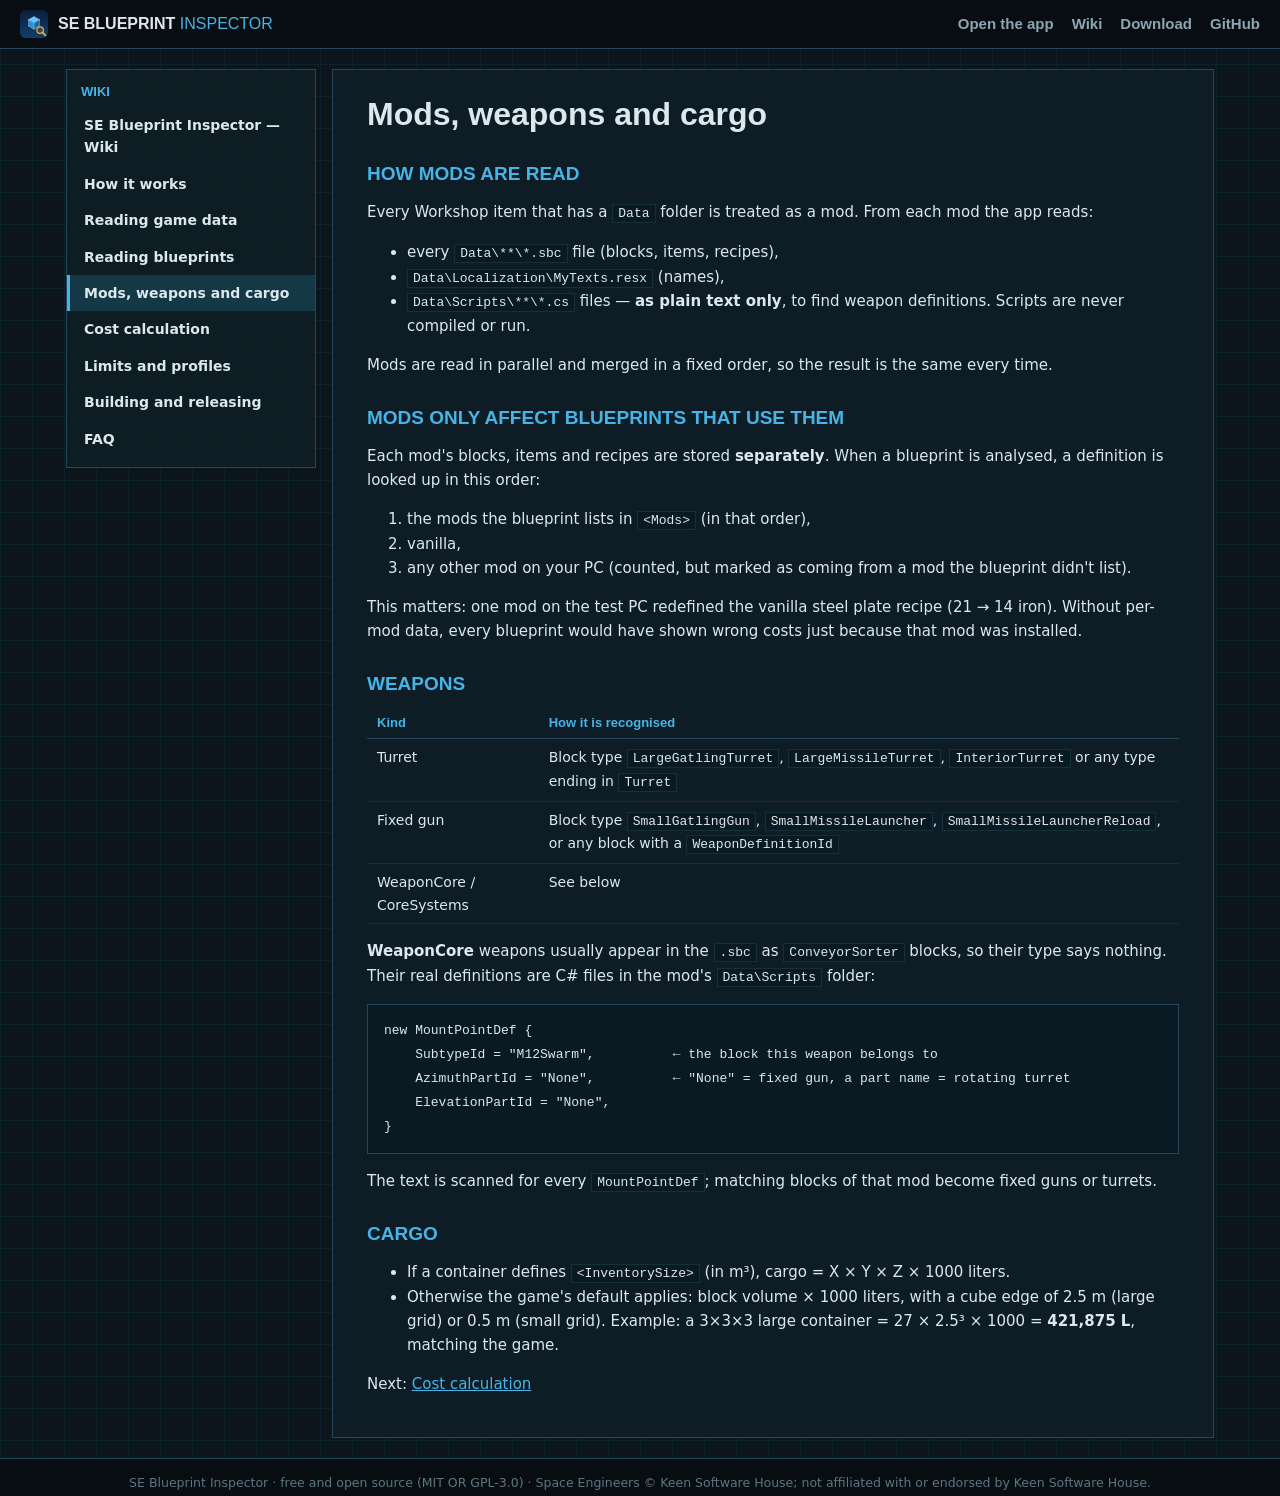
<file: docs/wiki/Mods-Weapons-and-Cargo.html>
<!DOCTYPE html>
<html lang="en">
<head>
  <meta charset="utf-8" />
  <meta name="viewport" content="width=device-width, initial-scale=1.0" />
  <title>Mods, weapons and cargo — SE Blueprint Inspector Wiki</title>
  <meta name="description" content="Every Workshop item that has a Data folder is treated as a mod. From each mod the app reads:" />
  <link rel="canonical" href="https://rathio12.github.io/SE_BlueprintEditor/wiki/Mods-Weapons-and-Cargo.html" />
  <meta property="og:type" content="article" />
  <meta property="og:site_name" content="SE Blueprint Inspector" />
  <meta property="og:title" content="Mods, weapons and cargo — SE Blueprint Inspector Wiki" />
  <meta property="og:description" content="Every Workshop item that has a Data folder is treated as a mod. From each mod the app reads:" />
  <meta property="og:url" content="https://rathio12.github.io/SE_BlueprintEditor/wiki/Mods-Weapons-and-Cargo.html" />
  <meta property="og:image" content="https://rathio12.github.io/SE_BlueprintEditor/images/blueprints.png" />
  <meta name="twitter:card" content="summary_large_image" />
  <meta name="theme-color" content="#070D11" />
  <link rel="icon" type="image/png" href="../favicon.png" />
  <link rel="stylesheet" href="wiki.css" />
</head>
<body>
  <header class="top">
    <a class="logo" href="../"><img src="../app-icon.svg" width="28" height="28" alt="SE Blueprint Inspector logo" /><span>SE BLUEPRINT <b>INSPECTOR</b></span></a>
    <nav class="links" aria-label="Site">
      <a href="../">Open the app</a>
      <a href="../wiki/Home.html">Wiki</a>
      <a href="https://github.com/Rathio12/SE_BlueprintEditor/releases/latest">Download</a>
      <a href="https://github.com/Rathio12/SE_BlueprintEditor">GitHub</a>
    </nav>
  </header>
    <div class="layout">
      <nav class="side" aria-label="Wiki pages">
        <div class="side-title">WIKI</div>
        <a href="Home.html">SE Blueprint Inspector — Wiki</a>
        <a href="How-It-Works.html">How it works</a>
        <a href="Reading-Game-Data.html">Reading game data</a>
        <a href="Reading-Blueprints.html">Reading blueprints</a>
        <a href="Mods-Weapons-and-Cargo.html" class="sel" aria-current="page">Mods, weapons and cargo</a>
        <a href="Cost-Calculation.html">Cost calculation</a>
        <a href="Limits-and-Profiles.html">Limits and profiles</a>
        <a href="Building-and-Releasing.html">Building and releasing</a>
        <a href="FAQ.html">FAQ</a>
      </nav>
      <main class="article">
        <article>
<h1 id="mods-weapons-and-cargo">Mods, weapons and cargo</h1>
<h2 id="how-mods-are-read">How mods are read</h2>
<p>Every Workshop item that has a <code>Data</code> folder is treated as a mod. From each mod the app reads:</p>
<ul>
<li>every <code>Data\**\*.sbc</code> file (blocks, items, recipes),</li>
<li><code>Data\Localization\MyTexts.resx</code> (names),</li>
<li><code>Data\Scripts\**\*.cs</code> files — <strong>as plain text only</strong>, to find weapon definitions. Scripts are never compiled or run.</li>
</ul>
<p>Mods are read in parallel and merged in a fixed order, so the result is the same every time.</p>
<h2 id="mods-only-affect-blueprints-that-use-them">Mods only affect blueprints that use them</h2>
<p>Each mod's blocks, items and recipes are stored <strong>separately</strong>. When a blueprint is analysed, a definition is
looked up in this order:</p>
<ol>
<li>the mods the blueprint lists in <code>&lt;Mods&gt;</code> (in that order),</li>
<li>vanilla,</li>
<li>any other mod on your PC (counted, but marked as coming from a mod the blueprint didn't list).</li>
</ol>
<p>This matters: one mod on the test PC redefined the vanilla steel plate recipe (21 → 14 iron). Without per-mod
data, every blueprint would have shown wrong costs just because that mod was installed.</p>
<h2 id="weapons">Weapons</h2>
<table>
<thead>
<tr>
<th style="text-align: left;">Kind</th>
<th style="text-align: left;">How it is recognised</th>
</tr>
</thead>
<tbody>
<tr>
<td style="text-align: left;">Turret</td>
<td style="text-align: left;">Block type <code>LargeGatlingTurret</code>, <code>LargeMissileTurret</code>, <code>InteriorTurret</code> or any type ending in <code>Turret</code></td>
</tr>
<tr>
<td style="text-align: left;">Fixed gun</td>
<td style="text-align: left;">Block type <code>SmallGatlingGun</code>, <code>SmallMissileLauncher</code>, <code>SmallMissileLauncherReload</code>, or any block with a <code>WeaponDefinitionId</code></td>
</tr>
<tr>
<td style="text-align: left;">WeaponCore / CoreSystems</td>
<td style="text-align: left;">See below</td>
</tr>
</tbody>
</table>
<p><strong>WeaponCore</strong> weapons usually appear in the <code>.sbc</code> as <code>ConveyorSorter</code> blocks, so their type says nothing. Their
real definitions are C# files in the mod's <code>Data\Scripts</code> folder:</p>
<pre><code class="language-csharp">new MountPointDef {
    SubtypeId = &quot;M12Swarm&quot;,          ← the block this weapon belongs to
    AzimuthPartId = &quot;None&quot;,          ← &quot;None&quot; = fixed gun, a part name = rotating turret
    ElevationPartId = &quot;None&quot;,
}
</code></pre>
<p>The text is scanned for every <code>MountPointDef</code>; matching blocks of that mod become fixed guns or turrets.</p>
<h2 id="cargo">Cargo</h2>
<ul>
<li>If a container defines <code>&lt;InventorySize&gt;</code> (in m³), cargo = X × Y × Z × 1000 liters.</li>
<li>Otherwise the game's default applies: block volume × 1000 liters, with a cube edge of 2.5 m (large grid) or
0.5 m (small grid). Example: a 3×3×3 large container = 27 × 2.5³ × 1000 = <strong>421,875 L</strong>, matching the game.</li>
</ul>
<p>Next: <a href="Cost-Calculation.html">Cost calculation</a></p>

        </article>
      </main>
    </div>
  <footer class="foot">
    SE Blueprint Inspector · free and open source (MIT OR GPL-3.0) · Space Engineers © Keen Software House; not affiliated with or endorsed by Keen Software House.
  </footer>
</body>
</html>
</file>
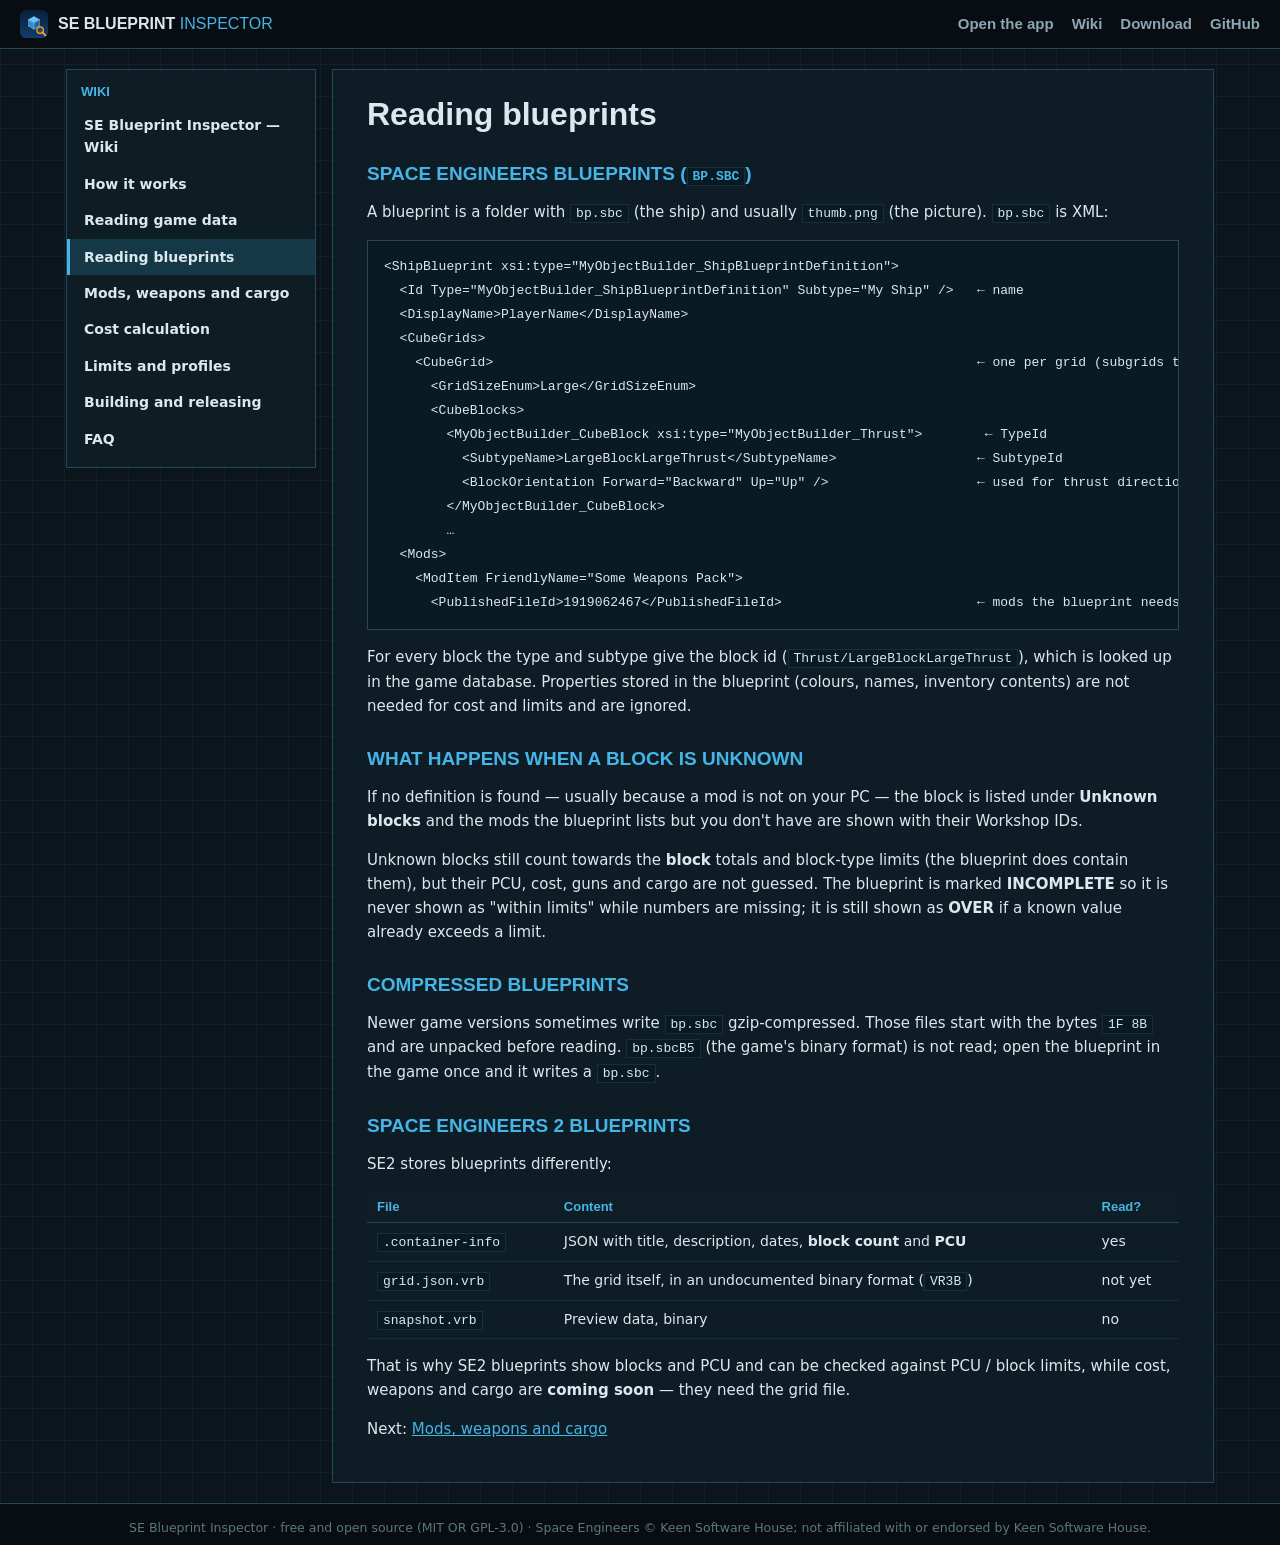
<file: docs/wiki/Reading-Blueprints.html>
<!DOCTYPE html>
<html lang="en">
<head>
  <meta charset="utf-8" />
  <meta name="viewport" content="width=device-width, initial-scale=1.0" />
  <title>Reading blueprints — SE Blueprint Inspector Wiki</title>
  <meta name="description" content="A blueprint is a folder with bp.sbc (the ship) and usually thumb.png (the picture). bp.sbc is XML:" />
  <link rel="canonical" href="https://rathio12.github.io/SE_BlueprintEditor/wiki/Reading-Blueprints.html" />
  <meta property="og:type" content="article" />
  <meta property="og:site_name" content="SE Blueprint Inspector" />
  <meta property="og:title" content="Reading blueprints — SE Blueprint Inspector Wiki" />
  <meta property="og:description" content="A blueprint is a folder with bp.sbc (the ship) and usually thumb.png (the picture). bp.sbc is XML:" />
  <meta property="og:url" content="https://rathio12.github.io/SE_BlueprintEditor/wiki/Reading-Blueprints.html" />
  <meta property="og:image" content="https://rathio12.github.io/SE_BlueprintEditor/images/blueprints.png" />
  <meta name="twitter:card" content="summary_large_image" />
  <meta name="theme-color" content="#070D11" />
  <link rel="icon" type="image/png" href="../favicon.png" />
  <link rel="stylesheet" href="wiki.css" />
</head>
<body>
  <header class="top">
    <a class="logo" href="../"><img src="../app-icon.svg" width="28" height="28" alt="SE Blueprint Inspector logo" /><span>SE BLUEPRINT <b>INSPECTOR</b></span></a>
    <nav class="links" aria-label="Site">
      <a href="../">Open the app</a>
      <a href="../wiki/Home.html">Wiki</a>
      <a href="https://github.com/Rathio12/SE_BlueprintEditor/releases/latest">Download</a>
      <a href="https://github.com/Rathio12/SE_BlueprintEditor">GitHub</a>
    </nav>
  </header>
    <div class="layout">
      <nav class="side" aria-label="Wiki pages">
        <div class="side-title">WIKI</div>
        <a href="Home.html">SE Blueprint Inspector — Wiki</a>
        <a href="How-It-Works.html">How it works</a>
        <a href="Reading-Game-Data.html">Reading game data</a>
        <a href="Reading-Blueprints.html" class="sel" aria-current="page">Reading blueprints</a>
        <a href="Mods-Weapons-and-Cargo.html">Mods, weapons and cargo</a>
        <a href="Cost-Calculation.html">Cost calculation</a>
        <a href="Limits-and-Profiles.html">Limits and profiles</a>
        <a href="Building-and-Releasing.html">Building and releasing</a>
        <a href="FAQ.html">FAQ</a>
      </nav>
      <main class="article">
        <article>
<h1 id="reading-blueprints">Reading blueprints</h1>
<h2 id="space-engineers-blueprints-bp.sbc">Space Engineers blueprints (<code>bp.sbc</code>)</h2>
<p>A blueprint is a folder with <code>bp.sbc</code> (the ship) and usually <code>thumb.png</code> (the picture). <code>bp.sbc</code> is XML:</p>
<pre><code class="language-xml">&lt;ShipBlueprint xsi:type=&quot;MyObjectBuilder_ShipBlueprintDefinition&quot;&gt;
  &lt;Id Type=&quot;MyObjectBuilder_ShipBlueprintDefinition&quot; Subtype=&quot;My Ship&quot; /&gt;   ← name
  &lt;DisplayName&gt;PlayerName&lt;/DisplayName&gt;
  &lt;CubeGrids&gt;
    &lt;CubeGrid&gt;                                                              ← one per grid (subgrids too)
      &lt;GridSizeEnum&gt;Large&lt;/GridSizeEnum&gt;
      &lt;CubeBlocks&gt;
        &lt;MyObjectBuilder_CubeBlock xsi:type=&quot;MyObjectBuilder_Thrust&quot;&gt;        ← TypeId
          &lt;SubtypeName&gt;LargeBlockLargeThrust&lt;/SubtypeName&gt;                  ← SubtypeId
          &lt;BlockOrientation Forward=&quot;Backward&quot; Up=&quot;Up&quot; /&gt;                   ← used for thrust direction
        &lt;/MyObjectBuilder_CubeBlock&gt;
        …
  &lt;Mods&gt;
    &lt;ModItem FriendlyName=&quot;Some Weapons Pack&quot;&gt;
      &lt;PublishedFileId&gt;1919062467&lt;/PublishedFileId&gt;                         ← mods the blueprint needs
</code></pre>
<p>For every block the type and subtype give the block id (<code>Thrust/LargeBlockLargeThrust</code>), which is looked up in
the game database. Properties stored in the blueprint (colours, names, inventory contents) are not needed for
cost and limits and are ignored.</p>
<h2 id="what-happens-when-a-block-is-unknown">What happens when a block is unknown</h2>
<p>If no definition is found — usually because a mod is not on your PC — the block is listed under
<strong>Unknown blocks</strong> and the mods the blueprint lists but you don't have are shown with their Workshop IDs.</p>
<p>Unknown blocks still count towards the <strong>block</strong> totals and block-type limits (the blueprint does contain them),
but their PCU, cost, guns and cargo are not guessed. The blueprint is marked <strong>INCOMPLETE</strong> so it is never shown
as &quot;within limits&quot; while numbers are missing; it is still shown as <strong>OVER</strong> if a known value already exceeds a limit.</p>
<h2 id="compressed-blueprints">Compressed blueprints</h2>
<p>Newer game versions sometimes write <code>bp.sbc</code> gzip-compressed. Those files start with the bytes <code>1F 8B</code> and are
unpacked before reading. <code>bp.sbcB5</code> (the game's binary format) is not read; open the blueprint in the game once
and it writes a <code>bp.sbc</code>.</p>
<h2 id="space-engineers-2-blueprints">Space Engineers 2 blueprints</h2>
<p>SE2 stores blueprints differently:</p>
<table>
<thead>
<tr>
<th style="text-align: left;">File</th>
<th style="text-align: left;">Content</th>
<th style="text-align: left;">Read?</th>
</tr>
</thead>
<tbody>
<tr>
<td style="text-align: left;"><code>.container-info</code></td>
<td style="text-align: left;">JSON with title, description, dates, <strong>block count</strong> and <strong>PCU</strong></td>
<td style="text-align: left;">yes</td>
</tr>
<tr>
<td style="text-align: left;"><code>grid.json.vrb</code></td>
<td style="text-align: left;">The grid itself, in an undocumented binary format (<code>VR3B</code>)</td>
<td style="text-align: left;">not yet</td>
</tr>
<tr>
<td style="text-align: left;"><code>snapshot.vrb</code></td>
<td style="text-align: left;">Preview data, binary</td>
<td style="text-align: left;">no</td>
</tr>
</tbody>
</table>
<p>That is why SE2 blueprints show blocks and PCU and can be checked against PCU / block limits, while cost,
weapons and cargo are <strong>coming soon</strong> — they need the grid file.</p>
<p>Next: <a href="Mods-Weapons-and-Cargo.html">Mods, weapons and cargo</a></p>

        </article>
      </main>
    </div>
  <footer class="foot">
    SE Blueprint Inspector · free and open source (MIT OR GPL-3.0) · Space Engineers © Keen Software House; not affiliated with or endorsed by Keen Software House.
  </footer>
</body>
</html>
</file>
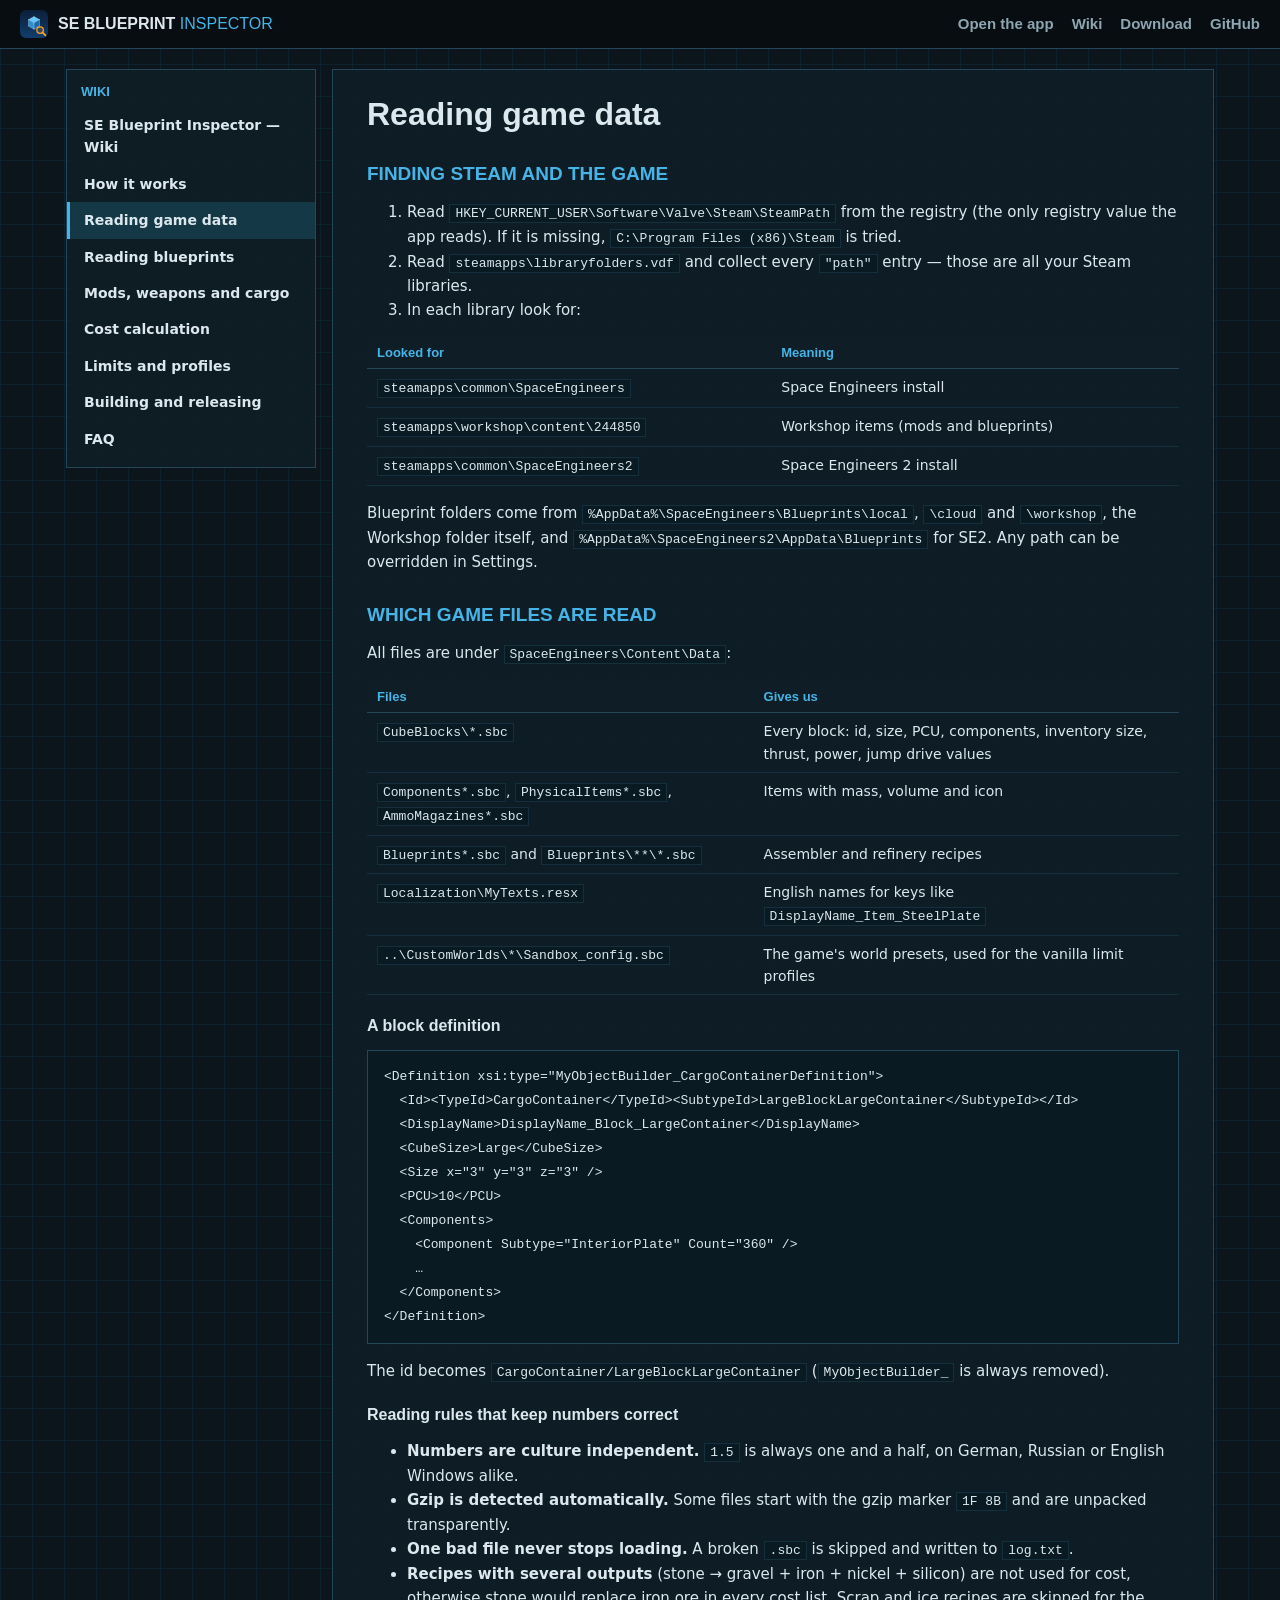
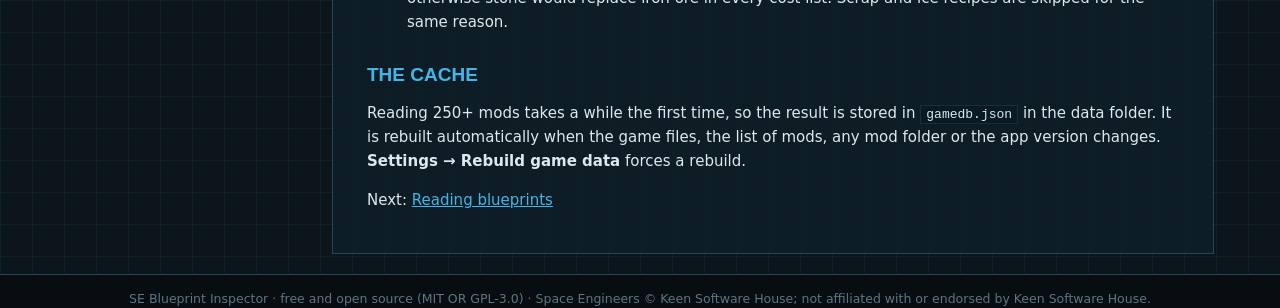
<file: docs/wiki/Reading-Game-Data.html>
<!DOCTYPE html>
<html lang="en">
<head>
  <meta charset="utf-8" />
  <meta name="viewport" content="width=device-width, initial-scale=1.0" />
  <title>Reading game data — SE Blueprint Inspector Wiki</title>
  <meta name="description" content="1. Read HKEYCURRENTUSER\Software\Valve\Steam\SteamPath from the registry (the only registry value the app reads).    If it is missing, C:\Program Files (x8…" />
  <link rel="canonical" href="https://rathio12.github.io/SE_BlueprintEditor/wiki/Reading-Game-Data.html" />
  <meta property="og:type" content="article" />
  <meta property="og:site_name" content="SE Blueprint Inspector" />
  <meta property="og:title" content="Reading game data — SE Blueprint Inspector Wiki" />
  <meta property="og:description" content="1. Read HKEYCURRENTUSER\Software\Valve\Steam\SteamPath from the registry (the only registry value the app reads).    If it is missing, C:\Program Files (x8…" />
  <meta property="og:url" content="https://rathio12.github.io/SE_BlueprintEditor/wiki/Reading-Game-Data.html" />
  <meta property="og:image" content="https://rathio12.github.io/SE_BlueprintEditor/images/blueprints.png" />
  <meta name="twitter:card" content="summary_large_image" />
  <meta name="theme-color" content="#070D11" />
  <link rel="icon" type="image/png" href="../favicon.png" />
  <link rel="stylesheet" href="wiki.css" />
</head>
<body>
  <header class="top">
    <a class="logo" href="../"><img src="../app-icon.svg" width="28" height="28" alt="SE Blueprint Inspector logo" /><span>SE BLUEPRINT <b>INSPECTOR</b></span></a>
    <nav class="links" aria-label="Site">
      <a href="../">Open the app</a>
      <a href="../wiki/Home.html">Wiki</a>
      <a href="https://github.com/Rathio12/SE_BlueprintEditor/releases/latest">Download</a>
      <a href="https://github.com/Rathio12/SE_BlueprintEditor">GitHub</a>
    </nav>
  </header>
    <div class="layout">
      <nav class="side" aria-label="Wiki pages">
        <div class="side-title">WIKI</div>
        <a href="Home.html">SE Blueprint Inspector — Wiki</a>
        <a href="How-It-Works.html">How it works</a>
        <a href="Reading-Game-Data.html" class="sel" aria-current="page">Reading game data</a>
        <a href="Reading-Blueprints.html">Reading blueprints</a>
        <a href="Mods-Weapons-and-Cargo.html">Mods, weapons and cargo</a>
        <a href="Cost-Calculation.html">Cost calculation</a>
        <a href="Limits-and-Profiles.html">Limits and profiles</a>
        <a href="Building-and-Releasing.html">Building and releasing</a>
        <a href="FAQ.html">FAQ</a>
      </nav>
      <main class="article">
        <article>
<h1 id="reading-game-data">Reading game data</h1>
<h2 id="finding-steam-and-the-game">Finding Steam and the game</h2>
<ol>
<li>Read <code>HKEY_CURRENT_USER\Software\Valve\Steam\SteamPath</code> from the registry (the only registry value the app reads).
If it is missing, <code>C:\Program Files (x86)\Steam</code> is tried.</li>
<li>Read <code>steamapps\libraryfolders.vdf</code> and collect every <code>&quot;path&quot;</code> entry — those are all your Steam libraries.</li>
<li>In each library look for:</li>
</ol>
<table>
<thead>
<tr>
<th style="text-align: left;">Looked for</th>
<th style="text-align: left;">Meaning</th>
</tr>
</thead>
<tbody>
<tr>
<td style="text-align: left;"><code>steamapps\common\SpaceEngineers</code></td>
<td style="text-align: left;">Space Engineers install</td>
</tr>
<tr>
<td style="text-align: left;"><code>steamapps\workshop\content\244850</code></td>
<td style="text-align: left;">Workshop items (mods and blueprints)</td>
</tr>
<tr>
<td style="text-align: left;"><code>steamapps\common\SpaceEngineers2</code></td>
<td style="text-align: left;">Space Engineers 2 install</td>
</tr>
</tbody>
</table>
<p>Blueprint folders come from <code>%AppData%\SpaceEngineers\Blueprints\local</code>, <code>\cloud</code> and <code>\workshop</code>, the Workshop
folder itself, and <code>%AppData%\SpaceEngineers2\AppData\Blueprints</code> for SE2. Any path can be overridden in Settings.</p>
<h2 id="which-game-files-are-read">Which game files are read</h2>
<p>All files are under <code>SpaceEngineers\Content\Data</code>:</p>
<table>
<thead>
<tr>
<th style="text-align: left;">Files</th>
<th style="text-align: left;">Gives us</th>
</tr>
</thead>
<tbody>
<tr>
<td style="text-align: left;"><code>CubeBlocks\*.sbc</code></td>
<td style="text-align: left;">Every block: id, size, PCU, components, inventory size, thrust, power, jump drive values</td>
</tr>
<tr>
<td style="text-align: left;"><code>Components*.sbc</code>, <code>PhysicalItems*.sbc</code>, <code>AmmoMagazines*.sbc</code></td>
<td style="text-align: left;">Items with mass, volume and icon</td>
</tr>
<tr>
<td style="text-align: left;"><code>Blueprints*.sbc</code> and <code>Blueprints\**\*.sbc</code></td>
<td style="text-align: left;">Assembler and refinery recipes</td>
</tr>
<tr>
<td style="text-align: left;"><code>Localization\MyTexts.resx</code></td>
<td style="text-align: left;">English names for keys like <code>DisplayName_Item_SteelPlate</code></td>
</tr>
<tr>
<td style="text-align: left;"><code>..\CustomWorlds\*\Sandbox_config.sbc</code></td>
<td style="text-align: left;">The game's world presets, used for the vanilla limit profiles</td>
</tr>
</tbody>
</table>
<h3 id="a-block-definition">A block definition</h3>
<pre><code class="language-xml">&lt;Definition xsi:type=&quot;MyObjectBuilder_CargoContainerDefinition&quot;&gt;
  &lt;Id&gt;&lt;TypeId&gt;CargoContainer&lt;/TypeId&gt;&lt;SubtypeId&gt;LargeBlockLargeContainer&lt;/SubtypeId&gt;&lt;/Id&gt;
  &lt;DisplayName&gt;DisplayName_Block_LargeContainer&lt;/DisplayName&gt;
  &lt;CubeSize&gt;Large&lt;/CubeSize&gt;
  &lt;Size x=&quot;3&quot; y=&quot;3&quot; z=&quot;3&quot; /&gt;
  &lt;PCU&gt;10&lt;/PCU&gt;
  &lt;Components&gt;
    &lt;Component Subtype=&quot;InteriorPlate&quot; Count=&quot;360&quot; /&gt;
    …
  &lt;/Components&gt;
&lt;/Definition&gt;
</code></pre>
<p>The id becomes <code>CargoContainer/LargeBlockLargeContainer</code> (<code>MyObjectBuilder_</code> is always removed).</p>
<h3 id="reading-rules-that-keep-numbers-correct">Reading rules that keep numbers correct</h3>
<ul>
<li><strong>Numbers are culture independent.</strong> <code>1.5</code> is always one and a half, on German, Russian or English Windows alike.</li>
<li><strong>Gzip is detected automatically.</strong> Some files start with the gzip marker <code>1F 8B</code> and are unpacked transparently.</li>
<li><strong>One bad file never stops loading.</strong> A broken <code>.sbc</code> is skipped and written to <code>log.txt</code>.</li>
<li><strong>Recipes with several outputs</strong> (stone → gravel + iron + nickel + silicon) are not used for cost, otherwise
stone would replace iron ore in every cost list. Scrap and ice recipes are skipped for the same reason.</li>
</ul>
<h2 id="the-cache">The cache</h2>
<p>Reading 250+ mods takes a while the first time, so the result is stored in <code>gamedb.json</code> in the data folder.
It is rebuilt automatically when the game files, the list of mods, any mod folder or the app version changes.
<strong>Settings → Rebuild game data</strong> forces a rebuild.</p>
<p>Next: <a href="Reading-Blueprints.html">Reading blueprints</a></p>

        </article>
      </main>
    </div>
  <footer class="foot">
    SE Blueprint Inspector · free and open source (MIT OR GPL-3.0) · Space Engineers © Keen Software House; not affiliated with or endorsed by Keen Software House.
  </footer>
</body>
</html>
</file>
<file: docs/wiki/wiki.css>
:root { --bg0:#070D11; --bg1:#0B151B; --panel:#0F1E26; --border:#24485A; --hi:#4FA9CF; --accent:#46B4E6; --text:#DCE8EE; --dim:#8EA6B2; --faint:#5D7682; --row:#14303C;
  --header:"Bahnschrift SemiCondensed","Bahnschrift","DIN Alternate","Roboto Condensed","Arial Narrow",sans-serif; --body:"Segoe UI",system-ui,-apple-system,"Helvetica Neue",Arial,sans-serif; }
* { box-sizing: border-box; }
html, body { margin: 0; background: var(--bg1); color: var(--text); font: 15px/1.6 var(--body); }
body { background-image: linear-gradient(rgba(14,42,56,.6) 1px, transparent 1px), linear-gradient(90deg, rgba(14,42,56,.6) 1px, transparent 1px); background-size: 32px 32px; min-height: 100vh; display: flex; flex-direction: column; }
a { color: var(--accent); }
.top { display: flex; align-items: center; justify-content: space-between; gap: 16px; padding: 10px 20px; background: var(--bg0); border-bottom: 1px solid var(--border); flex-wrap: wrap; }
.logo { display: flex; align-items: center; gap: 10px; text-decoration: none; color: var(--text); font: 700 16px var(--header); }
.logo b { color: var(--accent); font-weight: 400; }
.links { display: flex; gap: 18px; font-family: var(--header); font-weight: 600; }
.links a { text-decoration: none; color: var(--dim); }
.links a:hover { color: var(--text); }
.layout { display: grid; grid-template-columns: 250px 1fr; gap: 16px; max-width: 1180px; width: 100%; margin: 20px auto; padding: 0 16px; flex: 1; }
.side { background: rgba(15,30,38,.9); border: 1px solid var(--border); padding: 10px 0; align-self: start; position: sticky; top: 16px; }
.side-title { font: 700 13px var(--header); color: var(--accent); padding: 4px 14px 8px; }
.side a { display: block; padding: 7px 14px; color: var(--text); text-decoration: none; border-left: 3px solid transparent; font-weight: 600; font-size: 14px; }
.side a:hover { background: #0F2A36; }
.side a.sel { background: #143846; border-left-color: var(--accent); }
.article { background: rgba(15,30,38,.92); border: 1px solid var(--border); padding: 26px 34px; min-width: 0; }
.article h1 { font: 600 32px var(--header); margin: 0 0 12px; }
.article h2 { font: 700 19px var(--header); color: var(--accent); margin: 30px 0 10px; text-transform: uppercase; }
.article h3 { font: 700 16px var(--header); margin: 22px 0 8px; }
.article table { border-collapse: collapse; width: 100%; margin: 12px 0; font-size: 14px; }
.article th { text-align: left; font: 600 13px var(--header); color: var(--accent); background: var(--panel); border-bottom: 1px solid var(--border); padding: 8px 10px; }
.article td { border-bottom: 1px solid var(--row); padding: 7px 10px; vertical-align: top; }
.article code { font-family: Consolas, "Cascadia Mono", monospace; font-size: 13px; background: #0A1A22; padding: 1px 5px; border: 1px solid var(--row); }
.article pre { background: #0A1A22; border: 1px solid var(--border); padding: 14px 16px; overflow-x: auto; }
.article pre code { border: 0; padding: 0; background: none; }
.article blockquote { margin: 12px 0; padding: 8px 14px; border-left: 3px solid var(--accent); color: var(--dim); background: #0A1A22; }
.notfound { max-width: 700px; margin: 60px auto; flex: 1; }
.foot { padding: 14px 20px; border-top: 1px solid var(--border); background: var(--bg0); color: var(--faint); font-size: 12.5px; text-align: center; }
@media (max-width: 860px) { .layout { grid-template-columns: 1fr; } .side { position: static; } .article { padding: 18px; } }
</file>
